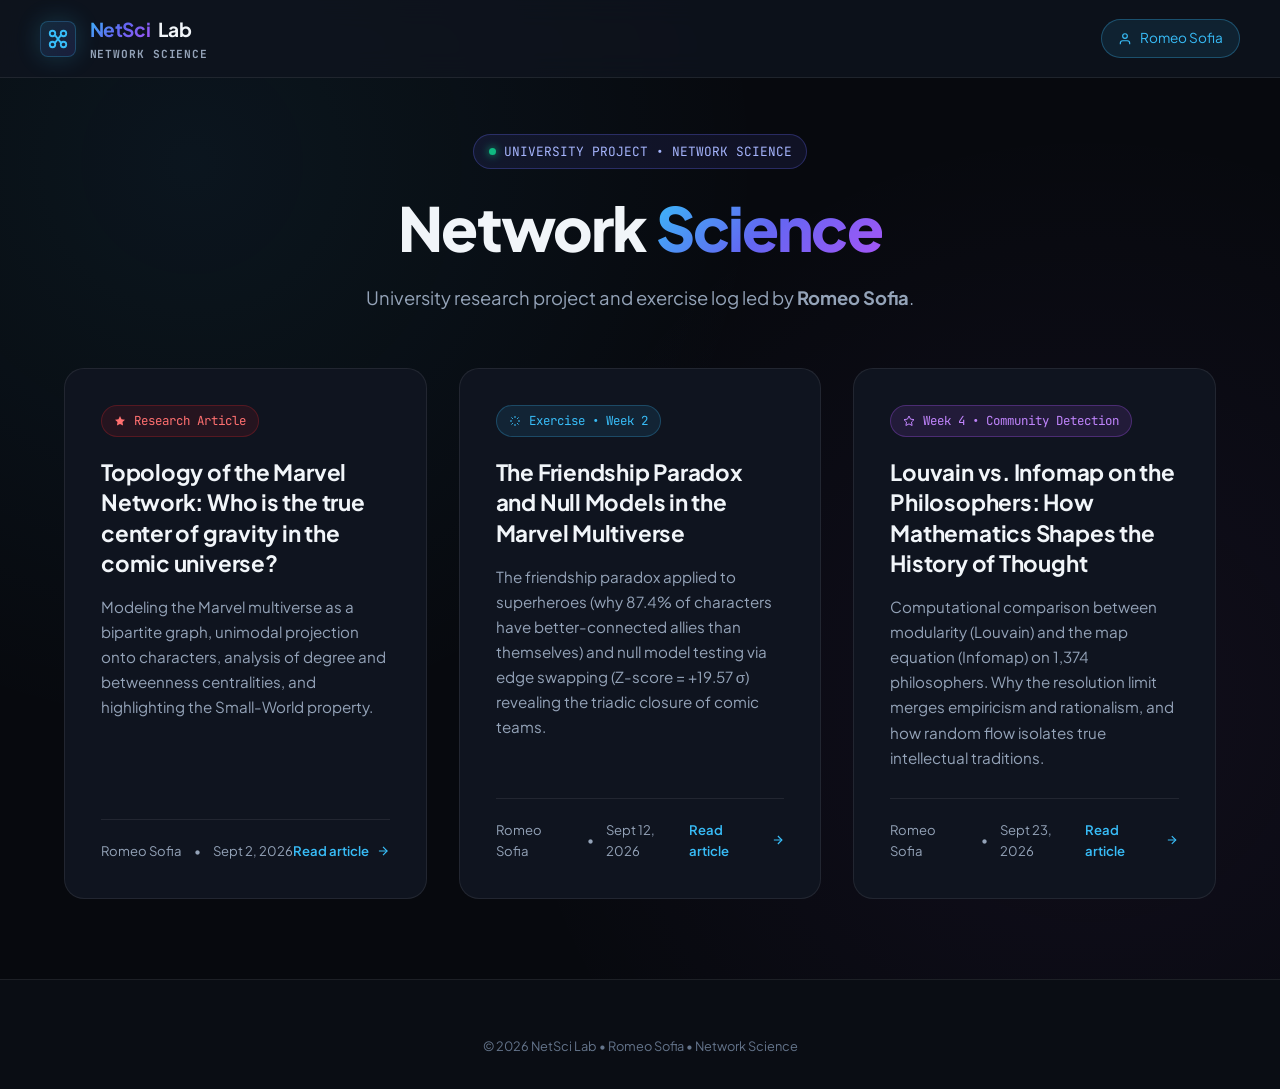
<file: index.html>
<!DOCTYPE html>
<html lang="en">
<head>
  <meta charset="UTF-8">
  <meta name="viewport" content="width=device-width, initial-scale=1.0">
  <title>NetSci Lab // Network Science</title>
  <meta name="description" content="Research log and projects in graph theory and network science - By Romeo Sofia">
  
  <!-- Polices Google Fonts (Plus Jakarta Sans & JetBrains Mono) -->
  <link rel="preconnect" href="https://fonts.googleapis.com">
  <link rel="preconnect" href="https://fonts.gstatic.com" crossorigin>
  <link href="https://fonts.googleapis.com/css2?family=JetBrains+Mono:wght@400;500;600&family=Plus+Jakarta+Sans:wght@300;400;500;600;700;800&display=swap" rel="stylesheet">
  
  <!-- Feuille de style principale -->
  <link rel="stylesheet" href="style.css">
</head>
<body>

  <!-- NAVIGATION -->
  <header class="navbar">
    <div class="nav-container">
      <a href="index.html" class="brand" aria-label="NetSci Lab Home">
        <div class="brand-icon">
          <svg width="22" height="22" viewBox="0 0 24 24" fill="none" stroke="currentColor" stroke-width="2" stroke-linecap="round" stroke-linejoin="round">
            <circle cx="6" cy="6" r="3"></circle>
            <circle cx="18" cy="6" r="3"></circle>
            <circle cx="18" cy="18" r="3"></circle>
            <circle cx="6" cy="18" r="3"></circle>
            <line x1="8.5" y1="7.5" x2="15.5" y2="16.5"></line>
            <line x1="8.5" y1="16.5" x2="15.5" y2="7.5"></line>
          </svg>
        </div>
        <div class="brand-meta">
          <div class="brand-title">
            <span>NetSci</span> Lab
          </div>
          <span class="univ-badge">Network Science</span>
        </div>
      </a>

      <nav aria-label="Navigation">
        <span class="btn-nav" style="cursor: default;">
          <svg width="14" height="14" viewBox="0 0 24 24" fill="none" stroke="currentColor" stroke-width="2">
            <path d="M20 21v-2a4 4 0 0 0-4-4H8a4 4 0 0 0-4 4v2"></path>
            <circle cx="12" cy="7" r="4"></circle>
          </svg>
          Romeo Sofia
        </span>
      </nav>
    </div>
  </header>

  <!-- SECTION HÉROÏQUE SIMPLIFIÉE -->
  <section class="hero" style="margin-top: 3.5rem; margin-bottom: 3.5rem;">
    <div class="hero-pill">
      <span class="hero-pill-dot"></span>
      UNIVERSITY PROJECT &bull; NETWORK SCIENCE
    </div>
    
    <h1 class="hero-title">
      Network <span class="gradient-text">Science</span>
    </h1>

    <p class="hero-subtitle" style="max-width: 580px;">
      University research project and exercise log led by <strong>Romeo Sofia</strong>.
    </p>
  </section>

  <!-- GRILLE DES ARTICLES -->
  <main class="articles-section">
    <div class="articles-grid">
      
      <!-- ARTICLE 1 : MARVEL -->
      <a href="marvel.html" class="article-card">
        <div class="article-card-badge marvel">
          <svg width="12" height="12" viewBox="0 0 24 24" fill="currentColor">
            <polygon points="12 2 15.09 8.26 22 9.27 17 14.14 18.18 21.02 12 17.77 5.82 21.02 7 14.14 2 9.27 8.91 8.26 12 2"></polygon>
          </svg>
          Research Article
        </div>

        <h2 class="article-card-title">
          Topology of the Marvel Network: Who is the true center of gravity in the comic universe?
        </h2>

        <p class="article-card-desc">
          Modeling the Marvel multiverse as a bipartite graph, unimodal projection onto characters, analysis of degree and betweenness centralities, and highlighting the Small-World property.
        </p>

        <div class="article-card-footer">
          <div class="article-card-meta">
            <span>Romeo Sofia</span>
            <span>&bull;</span>
            <span>Sept 2, 2026</span>
          </div>
          <span class="article-card-link">
            Read article
            <svg width="14" height="14" viewBox="0 0 24 24" fill="none" stroke="currentColor" stroke-width="2">
              <line x1="5" y1="12" x2="19" y2="12"></line>
              <polyline points="12 5 19 12 12 19"></polyline>
            </svg>
          </span>
        </div>
      </a>

      <!-- ARTICLE 2 : EXERCICE 2.11 -->
      <a href="exercice-2-11.html" class="article-card">
        <div class="article-card-badge">
          <svg width="12" height="12" viewBox="0 0 24 24" fill="none" stroke="currentColor" stroke-width="2">
            <path d="M12 2v4M12 18v4M4.93 4.93l2.83 2.83M16.24 16.24l2.83 2.83M2 12h4M18 12h4M4.93 19.07l2.83-2.83M16.24 7.76l2.83-2.83"></path>
          </svg>
          Exercise &bull; Week 2
        </div>

        <h2 class="article-card-title">
          The Friendship Paradox and Null Models in the Marvel Multiverse
        </h2>

        <p class="article-card-desc">
          The friendship paradox applied to superheroes (why 87.4% of characters have better-connected allies than themselves) and null model testing via edge swapping (Z-score = +19.57 &sigma;) revealing the triadic closure of comic teams.
        </p>

        <div class="article-card-footer">
          <div class="article-card-meta">
            <span>Romeo Sofia</span>
            <span>&bull;</span>
            <span>Sept 12, 2026</span>
          </div>
          <span class="article-card-link">
            Read article
            <svg width="14" height="14" viewBox="0 0 24 24" fill="none" stroke="currentColor" stroke-width="2">
              <line x1="5" y1="12" x2="19" y2="12"></line>
              <polyline points="12 5 19 12 12 19"></polyline>
            </svg>
          </span>
        </div>
      </a>

      <!-- ARTICLE 3 : SEMAINE 4 (LOUVAIN VS INFOMAP) -->
      <a href="blog_post_week4.html" class="article-card">
        <div class="article-card-badge" style="background: rgba(168, 85, 247, 0.12); border-color: rgba(168, 85, 247, 0.3); color: #c084fc;">
          <svg width="12" height="12" viewBox="0 0 24 24" fill="none" stroke="currentColor" stroke-width="2">
            <polygon points="12 2 15.09 8.26 22 9.27 17 14.14 18.18 21.02 12 17.77 5.82 21.02 7 14.14 2 9.27 8.91 8.26 12 2"></polygon>
          </svg>
          Week 4 &bull; Community Detection
        </div>

        <h2 class="article-card-title">
          Louvain vs. Infomap on the Philosophers: How Mathematics Shapes the History of Thought
        </h2>

        <p class="article-card-desc">
          Computational comparison between modularity (Louvain) and the map equation (Infomap) on 1,374 philosophers. Why the resolution limit merges empiricism and rationalism, and how random flow isolates true intellectual traditions.
        </p>

        <div class="article-card-footer">
          <div class="article-card-meta">
            <span>Romeo Sofia</span>
            <span>&bull;</span>
            <span>Sept 23, 2026</span>
          </div>
          <span class="article-card-link">
            Read article
            <svg width="14" height="14" viewBox="0 0 24 24" fill="none" stroke="currentColor" stroke-width="2">
              <line x1="5" y1="12" x2="19" y2="12"></line>
              <polyline points="12 5 19 12 12 19"></polyline>
            </svg>
          </span>
        </div>
      </a>

    </div>
  </main>

  <!-- PIED DE PAGE (FOOTER) -->
  <footer class="site-footer">
    <div class="footer-bottom" style="border-top: none; padding-top: 0; justify-content: center; text-align: center;">
      <p>&copy; 2026 NetSci Lab &bull; Romeo Sofia &bull; Network Science</p>
    </div>
  </footer>

</body>
</html>
</file>
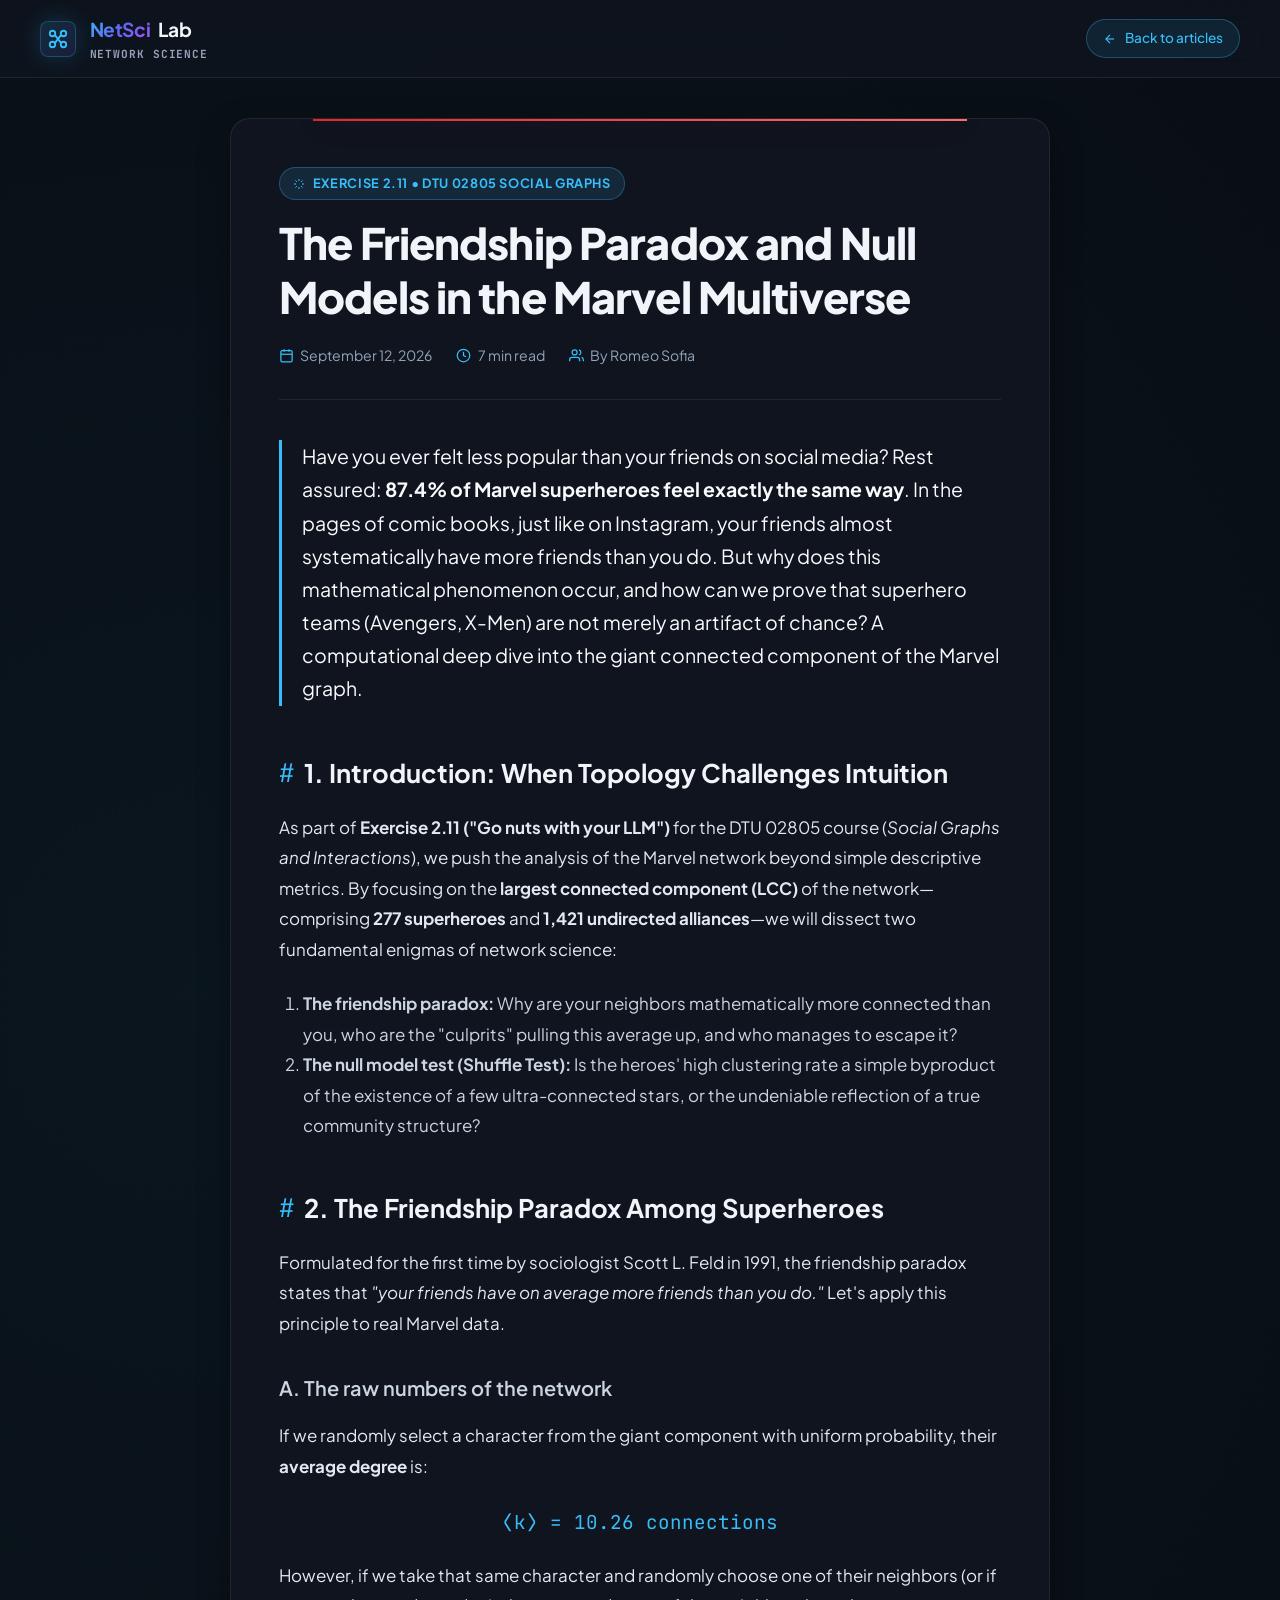
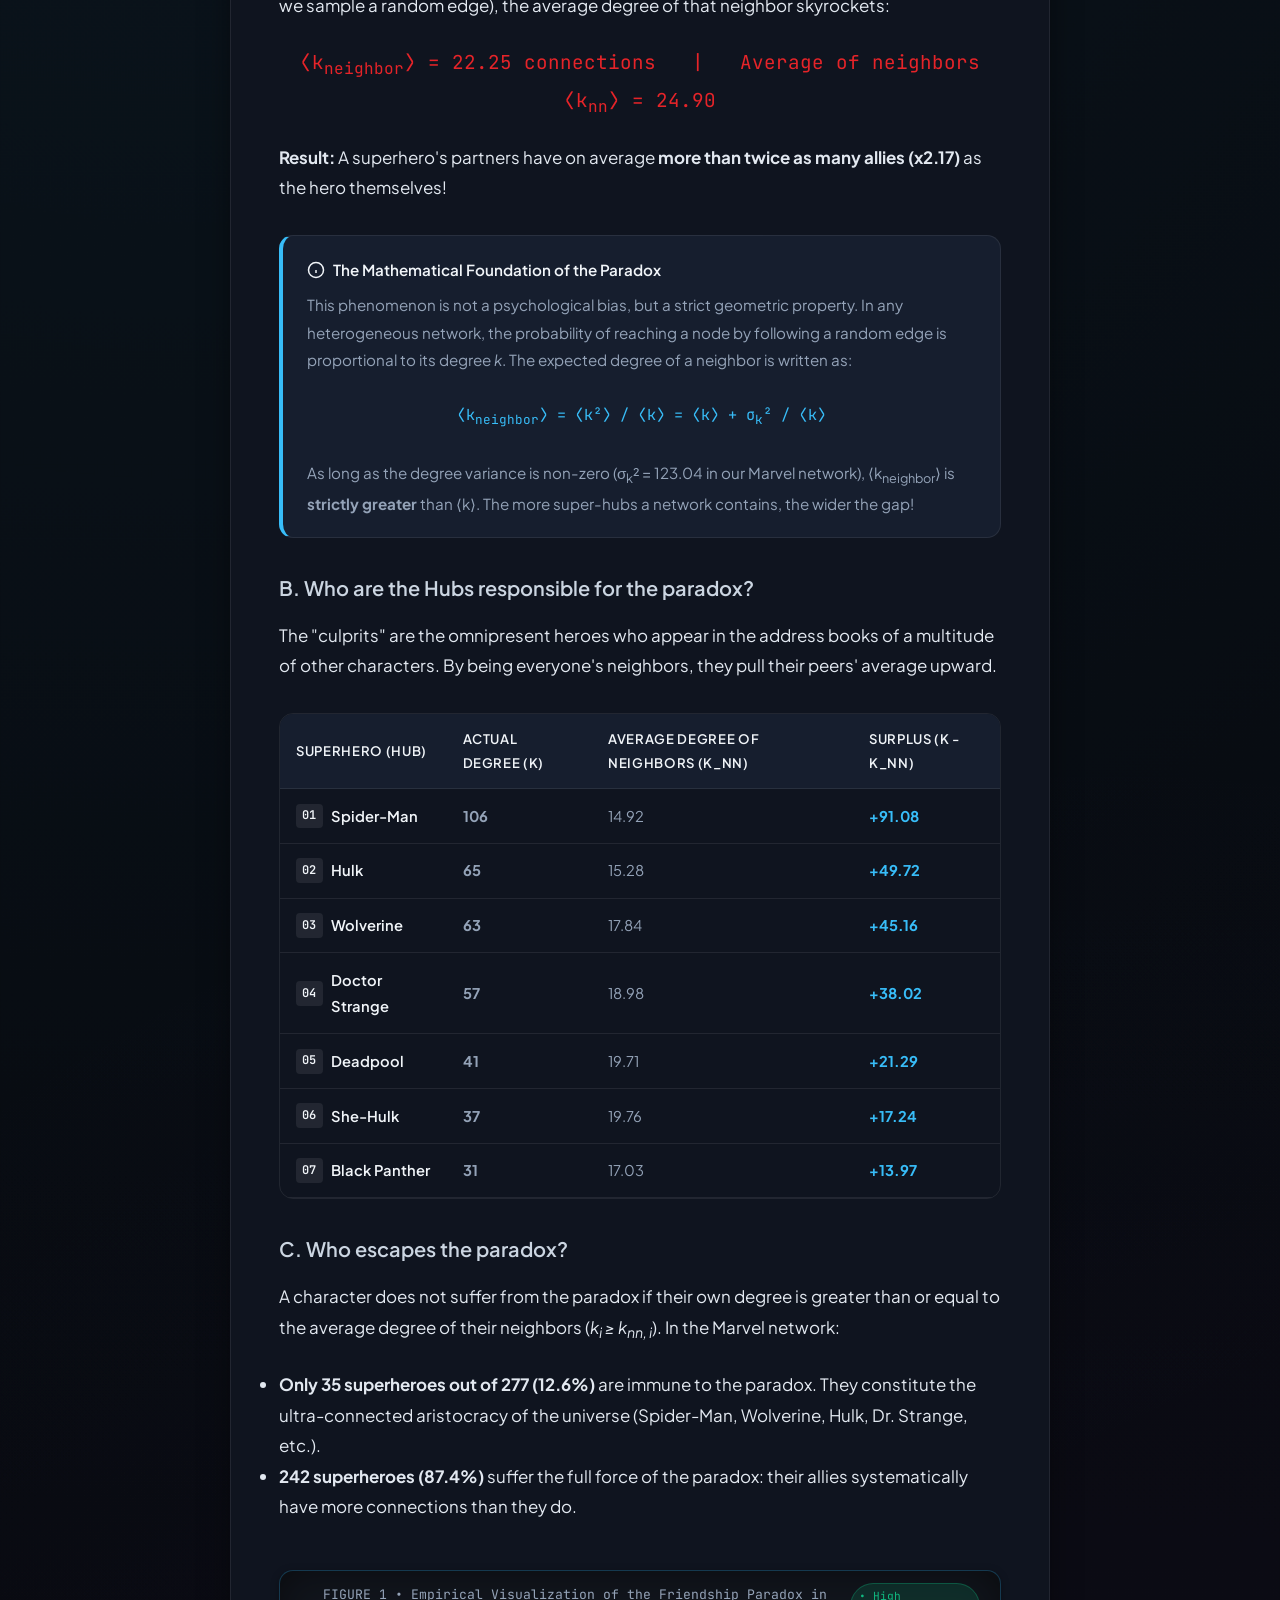
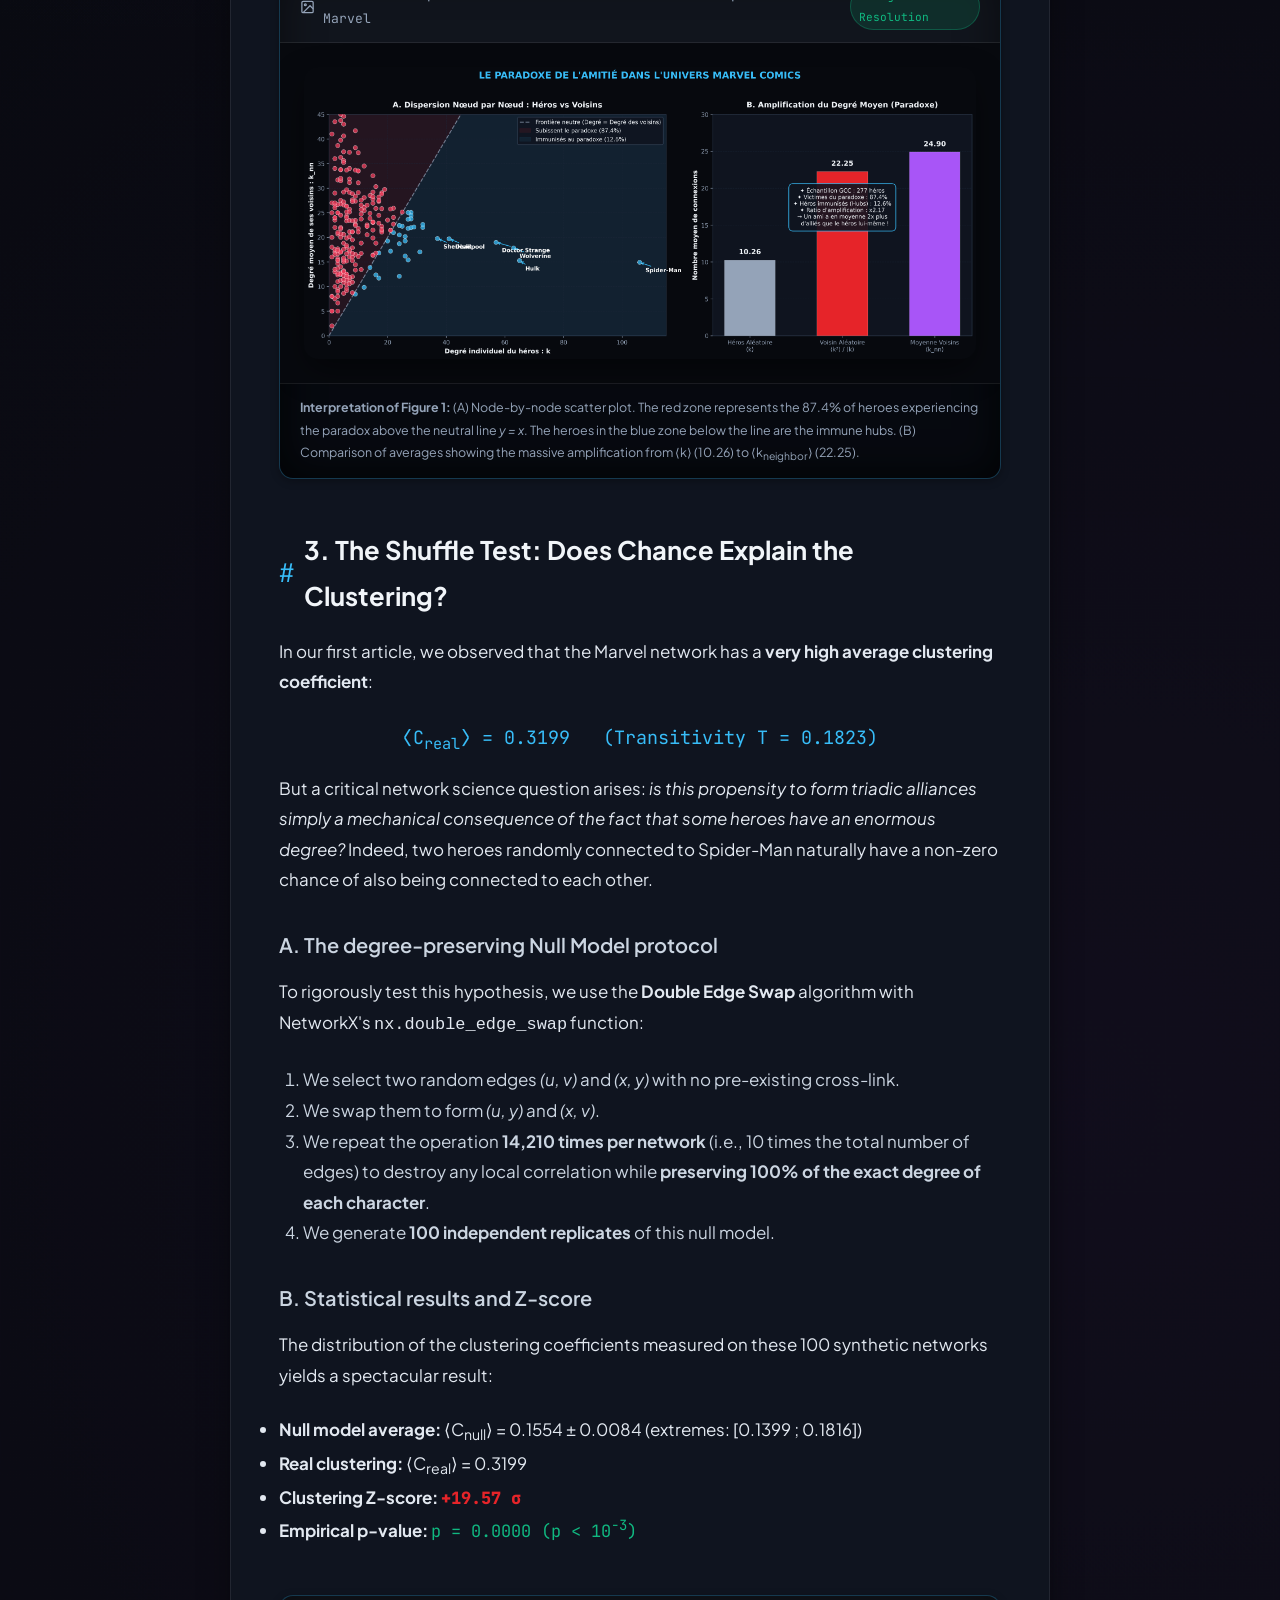
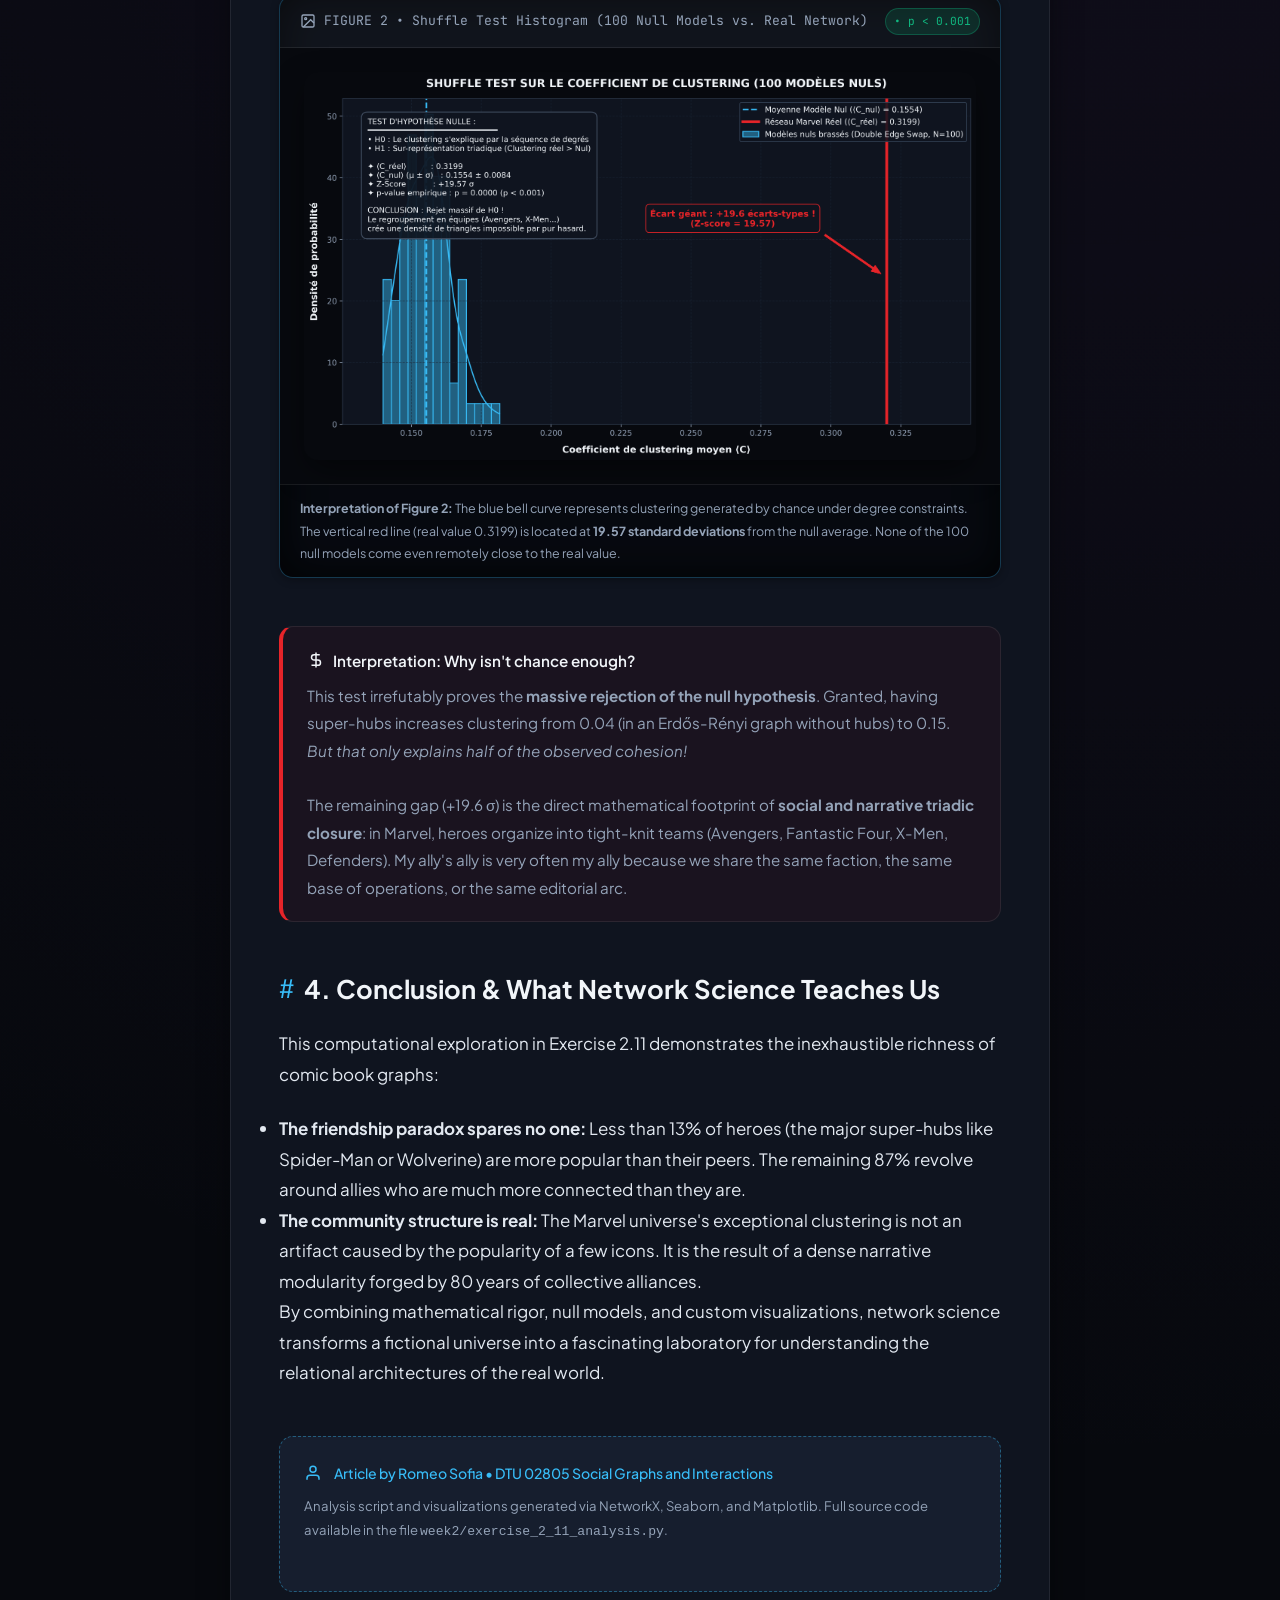
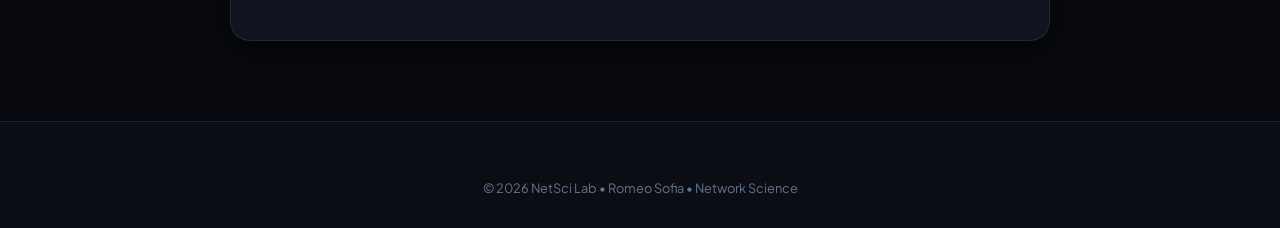
<file: exercice-2-11.html>
<!DOCTYPE html>
<html lang="en">
<head>
  <meta charset="UTF-8">
  <meta name="viewport" content="width=device-width, initial-scale=1.0">
  <title>The Friendship Paradox and Null Models in the Marvel Multiverse // NetSci Lab</title>
  <meta name="description" content="The Friendship Paradox and Null Models in the Marvel Comics network - By Romeo Sofia">
  
  <!-- Polices Google Fonts (Plus Jakarta Sans & JetBrains Mono) -->
  <link rel="preconnect" href="https://fonts.googleapis.com">
  <link rel="preconnect" href="https://fonts.gstatic.com" crossorigin>
  <link href="https://fonts.googleapis.com/css2?family=JetBrains+Mono:wght@400;500;600&family=Plus+Jakarta+Sans:wght@300;400;500;600;700;800&display=swap" rel="stylesheet">
  
  <!-- Feuille de style principale -->
  <link rel="stylesheet" href="style.css">
</head>
<body>

  <!-- Barre de progression de lecture -->
  <div id="reading-progress" aria-hidden="true"></div>

  <!-- NAVIGATION -->
  <header class="navbar">
    <div class="nav-container">
      <a href="index.html" class="brand" aria-label="NetSci Lab Home">
        <div class="brand-icon">
          <svg width="22" height="22" viewBox="0 0 24 24" fill="none" stroke="currentColor" stroke-width="2" stroke-linecap="round" stroke-linejoin="round">
            <circle cx="6" cy="6" r="3"></circle>
            <circle cx="18" cy="6" r="3"></circle>
            <circle cx="18" cy="18" r="3"></circle>
            <circle cx="6" cy="18" r="3"></circle>
            <line x1="8.5" y1="7.5" x2="15.5" y2="16.5"></line>
            <line x1="8.5" y1="16.5" x2="15.5" y2="7.5"></line>
          </svg>
        </div>
        <div class="brand-meta">
          <div class="brand-title">
            <span>NetSci</span> Lab
          </div>
          <span class="univ-badge">Network Science</span>
        </div>
      </a>

      <nav aria-label="Main Navigation">
        <ul class="nav-links">
          <li><a href="index.html" class="btn-nav">
            <svg width="14" height="14" viewBox="0 0 24 24" fill="none" stroke="currentColor" stroke-width="2">
              <line x1="19" y1="12" x2="5" y2="12"></line>
              <polyline points="12 19 5 12 12 5"></polyline>
            </svg>
            Back to articles
          </a></li>
        </ul>
      </nav>
    </div>
  </header>

  <!-- ZONE PRINCIPALE : ARTICLE -->
  <main class="main-layout" id="article" style="margin-top: 2.5rem;">
    <article class="article-container">
      
      <!-- En-tête de l'article -->
      <header class="article-header">
        <div class="article-category" style="background: rgba(56, 189, 248, 0.12); border-color: rgba(56, 189, 248, 0.3); color: #38bdf8;">
          <svg width="12" height="12" viewBox="0 0 24 24" fill="none" stroke="currentColor" stroke-width="2">
            <path d="M12 2v4M12 18v4M4.93 4.93l2.83 2.83M16.24 16.24l2.83 2.83M2 12h4M18 12h4M4.93 19.07l2.83-2.83M16.24 7.76l2.83-2.83"></path>
          </svg>
          Exercise 2.11 &bull; DTU 02805 Social Graphs
        </div>

        <h1 class="article-title">
          The Friendship Paradox and Null Models in the Marvel Multiverse
        </h1>

        <div class="article-meta">
          <div class="meta-item">
            <svg width="15" height="15" viewBox="0 0 24 24" fill="none" stroke="currentColor" stroke-width="2"><rect x="3" y="4" width="18" height="18" rx="2" ry="2"></rect><line x1="16" y1="2" x2="16" y2="6"></line><line x1="8" y1="2" x2="8" y2="6"></line><line x1="3" y1="10" x2="21" y2="10"></line></svg>
            <span>September 12, 2026</span>
          </div>
          <div class="meta-item">
            <svg width="15" height="15" viewBox="0 0 24 24" fill="none" stroke="currentColor" stroke-width="2"><circle cx="12" cy="12" r="10"></circle><polyline points="12 6 12 12 16 14"></polyline></svg>
            <span>7 min read</span>
          </div>
          <div class="meta-item">
            <svg width="15" height="15" viewBox="0 0 24 24" fill="none" stroke="currentColor" stroke-width="2"><path d="M17 21v-2a4 4 0 0 0-4-4H5a4 4 0 0 0-4 4v2"></path><circle cx="9" cy="7" r="4"></circle><path d="M23 21v-2a4 4 0 0 0-3-3.87"></path><path d="M16 3.13a4 4 0 0 1 0 7.75"></path></svg>
            <span>By Romeo Sofia</span>
          </div>
        </div>
      </header>

      <!-- Corps rédigé de l'article -->
      <div class="article-body">
        
        <p class="article-lead">
          Have you ever felt less popular than your friends on social media? Rest assured: <strong>87.4% of Marvel superheroes feel exactly the same way</strong>. In the pages of comic books, just like on Instagram, your friends almost systematically have more friends than you do. But why does this mathematical phenomenon occur, and how can we prove that superhero teams (Avengers, X-Men) are not merely an artifact of chance? A computational deep dive into the giant connected component of the Marvel graph.
        </p>

        <h2>1. Introduction: When Topology Challenges Intuition</h2>
        <p>
          As part of <strong>Exercise 2.11 ("Go nuts with your LLM")</strong> for the DTU 02805 course (<em>Social Graphs and Interactions</em>), we push the analysis of the Marvel network beyond simple descriptive metrics. By focusing on the <strong>largest connected component (LCC)</strong> of the network—comprising <strong>277 superheroes</strong> and <strong>1,421 undirected alliances</strong>—we will dissect two fundamental enigmas of network science:
        </p>
        <ol style="margin-left: 1.5rem; margin-bottom: 1.5rem; color: #cbd5e1;">
          <li><strong>The friendship paradox:</strong> Why are your neighbors mathematically more connected than you, who are the "culprits" pulling this average up, and who manages to escape it?</li>
          <li><strong>The null model test (Shuffle Test):</strong> Is the heroes' high clustering rate a simple byproduct of the existence of a few ultra-connected stars, or the undeniable reflection of a true community structure?</li>
        </ol>

        <h2>2. The Friendship Paradox Among Superheroes</h2>
        <p>
          Formulated for the first time by sociologist Scott L. Feld in 1991, the friendship paradox states that <em>"your friends have on average more friends than you do."</em> Let's apply this principle to real Marvel data.
        </p>

        <h3>A. The raw numbers of the network</h3>
        <p>
          If we randomly select a character from the giant component with uniform probability, their <strong>average degree</strong> is:
        </p>
        <p style="text-align: center; font-family: var(--font-mono); font-size: 1.2rem; color: var(--primary-cyan); margin: 1.25rem 0;">
          &lang;k&rang; = 10.26 connections
        </p>
        <p>
          However, if we take that same character and randomly choose one of their neighbors (or if we sample a random edge), the average degree of that neighbor skyrockets:
        </p>
        <p style="text-align: center; font-family: var(--font-mono); font-size: 1.2rem; color: var(--marvel-red); margin: 1.25rem 0;">
          &lang;k<sub>neighbor</sub>&rang; = 22.25 connections &nbsp;&nbsp;|&nbsp;&nbsp; Average of neighbors &lang;k<sub>nn</sub>&rang; = 24.90
        </p>
        <p>
          <strong>Result:</strong> A superhero's partners have on average <strong>more than twice as many allies (x2.17)</strong> as the hero themselves!
        </p>

        <div class="callout">
          <div class="callout-header">
            <svg width="18" height="18" viewBox="0 0 24 24" fill="none" stroke="currentColor" stroke-width="2"><circle cx="12" cy="12" r="10"></circle><line x1="12" y1="16" x2="12" y2="12"></line><line x1="12" y1="8" x2="12.01" y2="8"></line></svg>
            The Mathematical Foundation of the Paradox
          </div>
          <p>
            This phenomenon is not a psychological bias, but a strict geometric property. In any heterogeneous network, the probability of reaching a node by following a random edge is proportional to its degree <em>k</em>. The expected degree of a neighbor is written as:
            <br><br>
            <span style="font-family: var(--font-mono); color: var(--primary-cyan); display: block; text-align: center;">
              &lang;k<sub>neighbor</sub>&rang; = &lang;k&sup2;&rang; / &lang;k&rang; = &lang;k&rang; + &sigma;<sub>k</sub>&sup2; / &lang;k&rang;
            </span>
            <br>
            As long as the degree variance is non-zero (&sigma;<sub>k</sub>&sup2; = 123.04 in our Marvel network), &lang;k<sub>neighbor</sub>&rang; is <strong>strictly greater</strong> than &lang;k&rang;. The more super-hubs a network contains, the wider the gap!
          </p>
        </div>

        <h3>B. Who are the Hubs responsible for the paradox?</h3>
        <p>
          The "culprits" are the omnipresent heroes who appear in the address books of a multitude of other characters. By being everyone's neighbors, they pull their peers' average upward.
        </p>

        <div class="data-table-wrapper">
          <table class="network-table">
            <thead>
              <tr>
                <th>Superhero (Hub)</th>
                <th>Actual Degree (k)</th>
                <th>Average Degree of Neighbors (k_nn)</th>
                <th>Surplus (k - k_nn)</th>
              </tr>
            </thead>
            <tbody>
              <tr>
                <td><span class="char-cell"><span class="rank-badge">01</span> Spider-Man</span></td>
                <td><strong>106</strong></td>
                <td>14.92</td>
                <td style="color: #38bdf8; font-weight: 700;">+91.08</td>
              </tr>
              <tr>
                <td><span class="char-cell"><span class="rank-badge">02</span> Hulk</span></td>
                <td><strong>65</strong></td>
                <td>15.28</td>
                <td style="color: #38bdf8; font-weight: 700;">+49.72</td>
              </tr>
              <tr>
                <td><span class="char-cell"><span class="rank-badge">03</span> Wolverine</span></td>
                <td><strong>63</strong></td>
                <td>17.84</td>
                <td style="color: #38bdf8; font-weight: 700;">+45.16</td>
              </tr>
              <tr>
                <td><span class="char-cell"><span class="rank-badge">04</span> Doctor Strange</span></td>
                <td><strong>57</strong></td>
                <td>18.98</td>
                <td style="color: #38bdf8; font-weight: 700;">+38.02</td>
              </tr>
              <tr>
                <td><span class="char-cell"><span class="rank-badge">05</span> Deadpool</span></td>
                <td><strong>41</strong></td>
                <td>19.71</td>
                <td style="color: #38bdf8; font-weight: 700;">+21.29</td>
              </tr>
              <tr>
                <td><span class="char-cell"><span class="rank-badge">06</span> She-Hulk</span></td>
                <td><strong>37</strong></td>
                <td>19.76</td>
                <td style="color: #38bdf8; font-weight: 700;">+17.24</td>
              </tr>
              <tr>
                <td><span class="char-cell"><span class="rank-badge">07</span> Black Panther</span></td>
                <td><strong>31</strong></td>
                <td>17.03</td>
                <td style="color: #38bdf8; font-weight: 700;">+13.97</td>
              </tr>
            </tbody>
          </table>
        </div>

        <h3>C. Who escapes the paradox?</h3>
        <p>
          A character does not suffer from the paradox if their own degree is greater than or equal to the average degree of their neighbors (<em>k<sub>i</sub> &ge; k<sub>nn, i</sub></em>). In the Marvel network:
        </p>
        <ul>
          <li><strong>Only 35 superheroes out of 277 (12.6%)</strong> are immune to the paradox. They constitute the ultra-connected aristocracy of the universe (Spider-Man, Wolverine, Hulk, Dr. Strange, etc.).</li>
          <li><strong>242 superheroes (87.4%)</strong> suffer the full force of the paradox: their allies systematically have more connections than they do.</li>
        </ul>

        <!-- EMPLACEMENT GRAPHIQUE 1 -->
        <div class="graph-preview-card" style="margin: 3rem 0;">
          <div class="graph-card-header">
            <div class="graph-card-title">
              <svg width="16" height="16" viewBox="0 0 24 24" fill="none" stroke="currentColor" stroke-width="2"><rect x="3" y="3" width="18" height="18" rx="2" ry="2"></rect><circle cx="8.5" cy="8.5" r="1.5"></circle><polyline points="21 15 16 10 5 21"></polyline></svg>
              FIGURE 1 &bull; Empirical Visualization of the Friendship Paradox in Marvel
            </div>
            <span class="graph-badge-live">&bull; High Resolution</span>
          </div>
          <div style="padding: 1.5rem; text-align: center; background: #07090e;">
            <img src="friendship_paradox.png" alt="Graph of the Friendship Paradox in Marvel" style="border-radius: var(--radius-md); margin: 0 auto; box-shadow: var(--shadow-lg);">
          </div>
          <div class="graph-legend">
            <span><strong>Interpretation of Figure 1:</strong> (A) Node-by-node scatter plot. The red zone represents the 87.4% of heroes experiencing the paradox above the neutral line <em>y = x</em>. The heroes in the blue zone below the line are the immune hubs. (B) Comparison of averages showing the massive amplification from &lang;k&rang; (10.26) to &lang;k<sub>neighbor</sub>&rang; (22.25).</span>
          </div>
        </div>

        <h2>3. The Shuffle Test: Does Chance Explain the Clustering?</h2>
        <p>
          In our first article, we observed that the Marvel network has a <strong>very high average clustering coefficient</strong>:
        </p>
        <p style="text-align: center; font-family: var(--font-mono); font-size: 1.15rem; color: var(--primary-cyan); margin: 1rem 0;">
          &lang;C<sub>real</sub>&rang; = 0.3199 &nbsp;&nbsp;(Transitivity T = 0.1823)
        </p>
        <p>
          But a critical network science question arises: <em>is this propensity to form triadic alliances simply a mechanical consequence of the fact that some heroes have an enormous degree?</em> Indeed, two heroes randomly connected to Spider-Man naturally have a non-zero chance of also being connected to each other.
        </p>

        <h3>A. The degree-preserving Null Model protocol</h3>
        <p>
          To rigorously test this hypothesis, we use the <strong>Double Edge Swap</strong> algorithm with NetworkX's <code>nx.double_edge_swap</code> function:
        </p>
        <ol style="margin-left: 1.5rem; margin-bottom: 1.5rem; color: #cbd5e1;">
          <li>We select two random edges <em>(u, v)</em> and <em>(x, y)</em> with no pre-existing cross-link.</li>
          <li>We swap them to form <em>(u, y)</em> and <em>(x, v)</em>.</li>
          <li>We repeat the operation <strong>14,210 times per network</strong> (i.e., 10 times the total number of edges) to destroy any local correlation while <strong>preserving 100% of the exact degree of each character</strong>.</li>
          <li>We generate <strong>100 independent replicates</strong> of this null model.</li>
        </ol>

        <h3>B. Statistical results and Z-score</h3>
        <p>
          The distribution of the clustering coefficients measured on these 100 synthetic networks yields a spectacular result:
        </p>
        <ul>
          <li><strong>Null model average:</strong> &lang;C<sub>null</sub>&rang; = 0.1554 &plusmn; 0.0084 (extremes: [0.1399 ; 0.1816])</li>
          <li><strong>Real clustering:</strong> &lang;C<sub>real</sub>&rang; = 0.3199</li>
          <li><strong>Clustering Z-score:</strong> <span style="color: var(--marvel-red); font-weight: 800; font-family: var(--font-mono);">+19.57 &sigma;</span></li>
          <li><strong>Empirical p-value:</strong> <span style="font-family: var(--font-mono); color: var(--accent-emerald);">p = 0.0000 (p &lt; 10<sup>-3</sup>)</span></li>
        </ul>

        <!-- EMPLACEMENT GRAPHIQUE 2 -->
        <div class="graph-preview-card" style="margin: 3rem 0;">
          <div class="graph-card-header">
            <div class="graph-card-title">
              <svg width="16" height="16" viewBox="0 0 24 24" fill="none" stroke="currentColor" stroke-width="2"><rect x="3" y="3" width="18" height="18" rx="2" ry="2"></rect><circle cx="8.5" cy="8.5" r="1.5"></circle><polyline points="21 15 16 10 5 21"></polyline></svg>
              FIGURE 2 &bull; Shuffle Test Histogram (100 Null Models vs. Real Network)
            </div>
            <span class="graph-badge-live">&bull; p &lt; 0.001</span>
          </div>
          <div style="padding: 1.5rem; text-align: center; background: #07090e;">
            <img src="null_model_clustering_shuffle.png" alt="Shuffle Test Distribution on Clustering" style="border-radius: var(--radius-md); margin: 0 auto; box-shadow: var(--shadow-lg);">
          </div>
          <div class="graph-legend">
            <span><strong>Interpretation of Figure 2:</strong> The blue bell curve represents clustering generated by chance under degree constraints. The vertical red line (real value 0.3199) is located at <strong>19.57 standard deviations</strong> from the null average. None of the 100 null models come even remotely close to the real value.</span>
          </div>
        </div>

        <div class="callout callout-marvel">
          <div class="callout-header">
            <svg width="18" height="18" viewBox="0 0 24 24" fill="none" stroke="currentColor" stroke-width="2"><path d="M12 2v20"></path><path d="M17 5H9.5a3.5 3.5 0 0 0 0 7h5a3.5 3.5 0 0 1 0 7H6"></path></svg>
            Interpretation: Why isn't chance enough?
          </div>
          <p>
            This test irrefutably proves the <strong>massive rejection of the null hypothesis</strong>. Granted, having super-hubs increases clustering from 0.04 (in an Erdős-Rényi graph without hubs) to 0.15. <em>But that only explains half of the observed cohesion!</em>
            <br><br>
            The remaining gap (+19.6 &sigma;) is the direct mathematical footprint of <strong>social and narrative triadic closure</strong>: in Marvel, heroes organize into tight-knit teams (Avengers, Fantastic Four, X-Men, Defenders). My ally's ally is very often my ally because we share the same faction, the same base of operations, or the same editorial arc.
          </p>
        </div>

        <h2>4. Conclusion &amp; What Network Science Teaches Us</h2>
        <p>
          This computational exploration in Exercise 2.11 demonstrates the inexhaustible richness of comic book graphs:
        </p>
        <ul>
          <li><strong>The friendship paradox spares no one:</strong> Less than 13% of heroes (the major super-hubs like Spider-Man or Wolverine) are more popular than their peers. The remaining 87% revolve around allies who are much more connected than they are.</li>
          <li><strong>The community structure is real:</strong> The Marvel universe's exceptional clustering is not an artifact caused by the popularity of a few icons. It is the result of a dense narrative modularity forged by 80 years of collective alliances.</li>
        </ul>
        <p>
          By combining mathematical rigor, null models, and custom visualizations, network science transforms a fictional universe into a fascinating laboratory for understanding the relational architectures of the real world.
        </p>

        <!-- Signature et scripts de l'auteur -->
        <div class="article-footer-box">
          <div class="edit-notice">
            <svg width="18" height="18" viewBox="0 0 24 24" fill="none" stroke="currentColor" stroke-width="2"><path d="M20 21v-2a4 4 0 0 0-4-4H8a4 4 0 0 0-4 4v2"></path><circle cx="12" cy="7" r="4"></circle></svg>
            Article by Romeo Sofia &bull; DTU 02805 Social Graphs and Interactions
          </div>
          <p class="edit-hint">
            Analysis script and visualizations generated via NetworkX, Seaborn, and Matplotlib. Full source code available in the file <code>week2/exercise_2_11_analysis.py</code>.
          </p>
        </div>

      </div>
    </article>
  </main>

  <!-- PIED DE PAGE (FOOTER) -->
  <footer class="site-footer">
    <div class="footer-bottom" style="border-top: none; padding-top: 0; justify-content: center; text-align: center;">
      <p>&copy; 2026 NetSci Lab &bull; Romeo Sofia &bull; Network Science</p>
    </div>
  </footer>

  <!-- Script interactif léger pour la barre de lecture -->
  <script>
    window.addEventListener('scroll', () => {
      const winScroll = document.body.scrollTop || document.documentElement.scrollTop;
      const height = document.documentElement.scrollHeight - document.documentElement.clientHeight;
      const scrolled = (winScroll / height) * 100;
      const progressBar = document.getElementById('reading-progress');
      if (progressBar) {
        progressBar.style.width = scrolled + '%';
      }
    });
  </script>
</body>
</html>
</file>
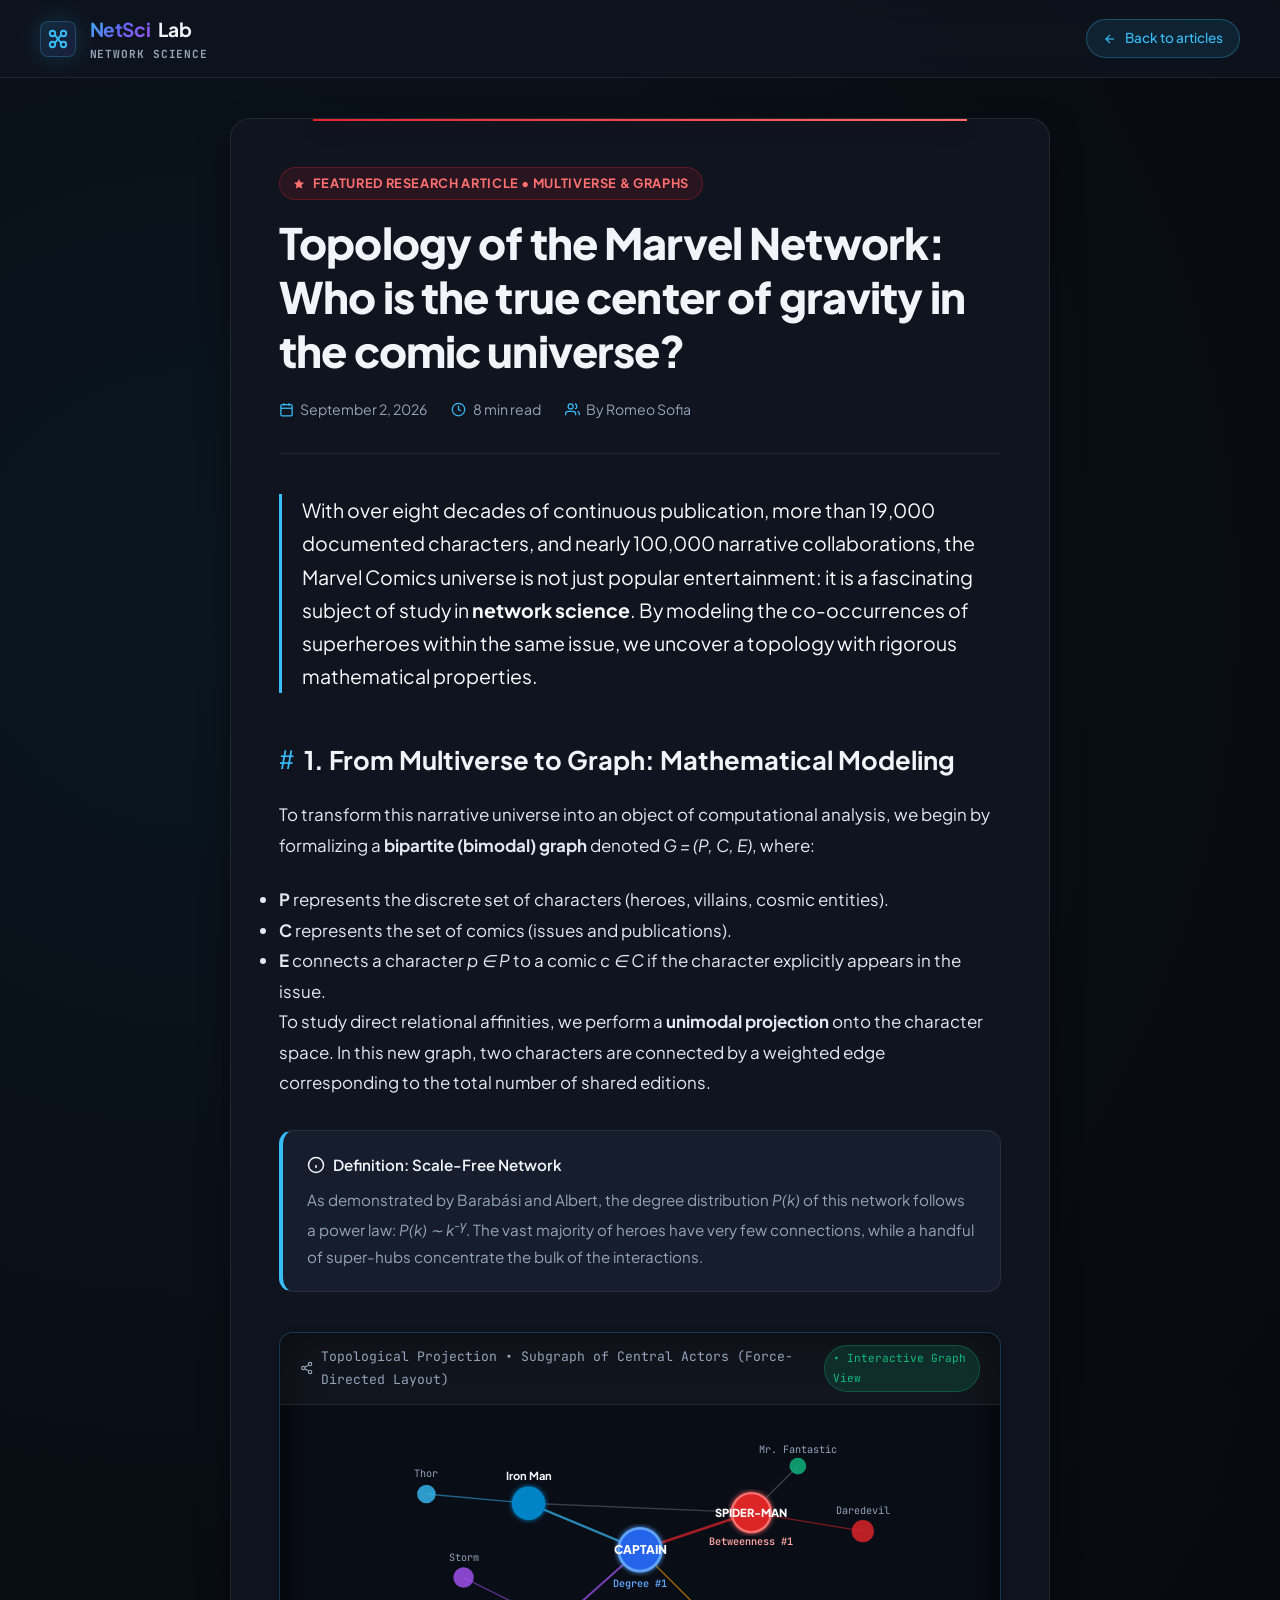
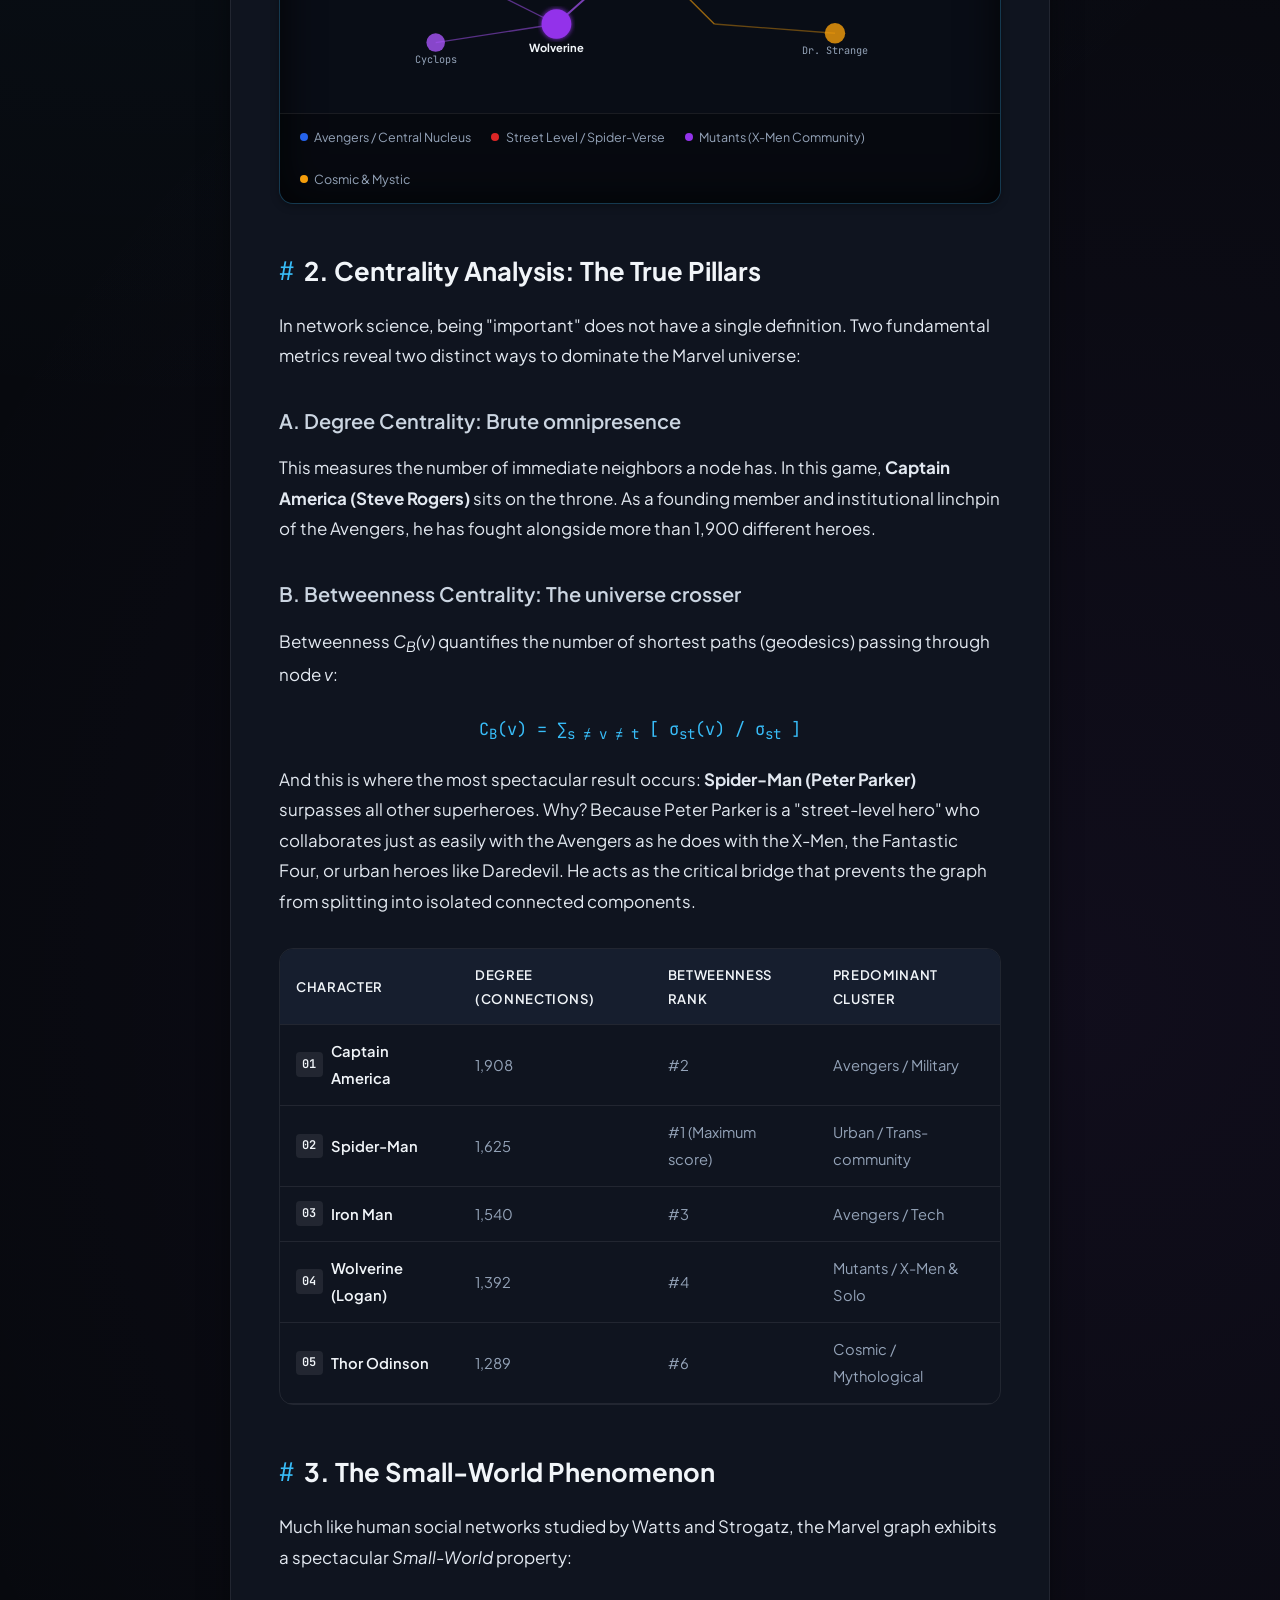
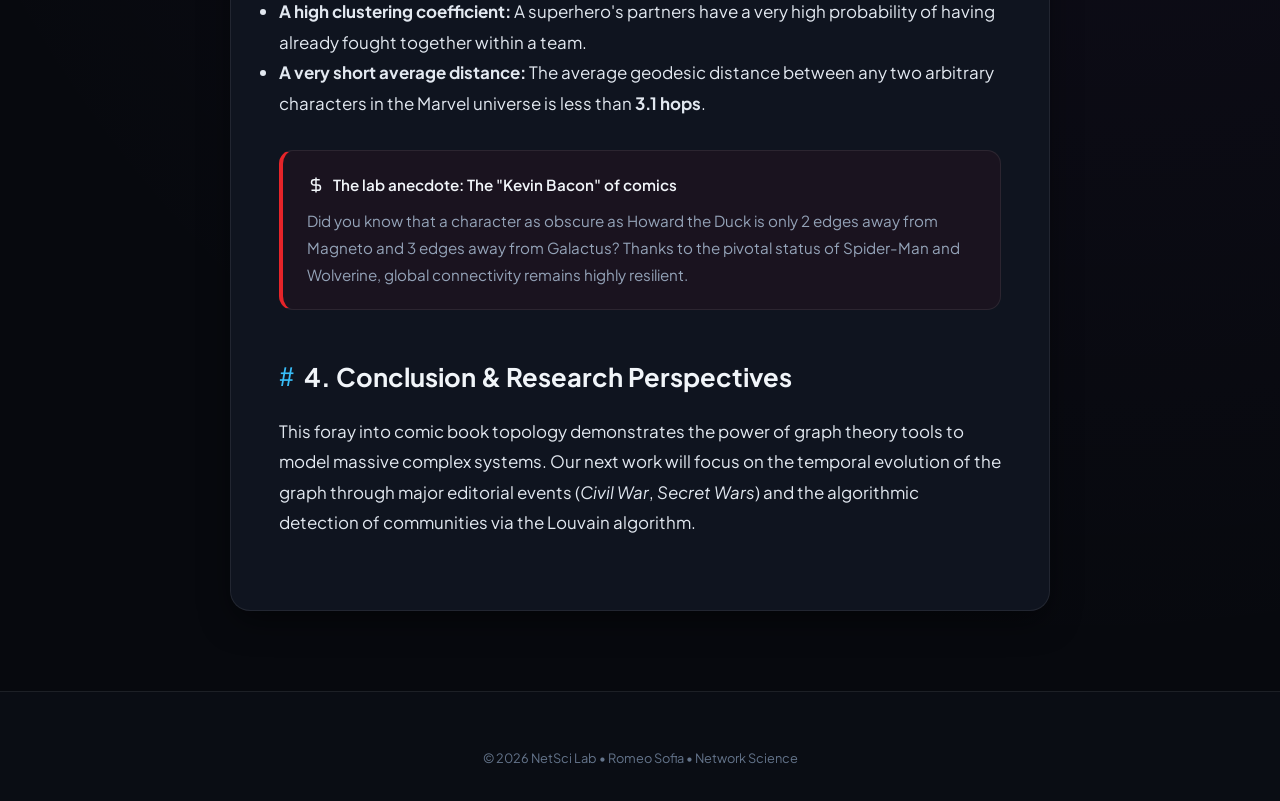
<file: marvel.html>
<!DOCTYPE html>
<html lang="en">
<head>
  <meta charset="UTF-8">
  <meta name="viewport" content="width=device-width, initial-scale=1.0">
  <title>Topology of the Marvel Network // NetSci Lab</title>
  <meta name="description" content="Topology of the Marvel Network: Who is the true center of gravity in the comic universe? - By Romeo Sofia">
  
  <!-- Polices Google Fonts (Plus Jakarta Sans & JetBrains Mono) -->
  <link rel="preconnect" href="https://fonts.googleapis.com">
  <link rel="preconnect" href="https://fonts.gstatic.com" crossorigin>
  <link href="https://fonts.googleapis.com/css2?family=JetBrains+Mono:wght@400;500;600&family=Plus+Jakarta+Sans:wght@300;400;500;600;700;800&display=swap" rel="stylesheet">
  
  <!-- Feuille de style principale -->
  <link rel="stylesheet" href="style.css">
</head>
<body>

  <!-- Barre de progression de lecture -->
  <div id="reading-progress" aria-hidden="true"></div>

  <!-- NAVIGATION -->
  <header class="navbar">
    <div class="nav-container">
      <a href="index.html" class="brand" aria-label="NetSci Lab Home">
        <div class="brand-icon">
          <svg width="22" height="22" viewBox="0 0 24 24" fill="none" stroke="currentColor" stroke-width="2" stroke-linecap="round" stroke-linejoin="round">
            <circle cx="6" cy="6" r="3"></circle>
            <circle cx="18" cy="6" r="3"></circle>
            <circle cx="18" cy="18" r="3"></circle>
            <circle cx="6" cy="18" r="3"></circle>
            <line x1="8.5" y1="7.5" x2="15.5" y2="16.5"></line>
            <line x1="8.5" y1="16.5" x2="15.5" y2="7.5"></line>
          </svg>
        </div>
        <div class="brand-meta">
          <div class="brand-title">
            <span>NetSci</span> Lab
          </div>
          <span class="univ-badge">Network Science</span>
        </div>
      </a>

      <nav aria-label="Main Navigation">
        <ul class="nav-links">
          <li><a href="index.html" class="btn-nav">
            <svg width="14" height="14" viewBox="0 0 24 24" fill="none" stroke="currentColor" stroke-width="2">
              <line x1="19" y1="12" x2="5" y2="12"></line>
              <polyline points="12 19 5 12 12 5"></polyline>
            </svg>
            Back to articles
          </a></li>
        </ul>
      </nav>
    </div>
  </header>

  <!-- ZONE PRINCIPALE : ARTICLE DE FOND -->
  <main class="main-layout" id="article" style="margin-top: 2.5rem;">
    <article class="article-container">
      
      <!-- En-tête de l'article -->
      <header class="article-header">
        <div class="article-category">
          <svg width="12" height="12" viewBox="0 0 24 24" fill="currentColor">
            <polygon points="12 2 15.09 8.26 22 9.27 17 14.14 18.18 21.02 12 17.77 5.82 21.02 7 14.14 2 9.27 8.91 8.26 12 2"></polygon>
          </svg>
          Featured Research Article &bull; Multiverse &amp; Graphs
        </div>

        <h1 class="article-title">
          Topology of the Marvel Network: Who is the true center of gravity in the comic universe?
        </h1>

        <div class="article-meta">
          <div class="meta-item">
            <svg width="15" height="15" viewBox="0 0 24 24" fill="none" stroke="currentColor" stroke-width="2"><rect x="3" y="4" width="18" height="18" rx="2" ry="2"></rect><line x1="16" y1="2" x2="16" y2="6"></line><line x1="8" y1="2" x2="8" y2="6"></line><line x1="3" y1="10" x2="21" y2="10"></line></svg>
            <span>September 2, 2026</span>
          </div>
          <div class="meta-item">
            <svg width="15" height="15" viewBox="0 0 24 24" fill="none" stroke="currentColor" stroke-width="2"><circle cx="12" cy="12" r="10"></circle><polyline points="12 6 12 12 16 14"></polyline></svg>
            <span>8 min read</span>
          </div>
          <div class="meta-item">
            <svg width="15" height="15" viewBox="0 0 24 24" fill="none" stroke="currentColor" stroke-width="2"><path d="M17 21v-2a4 4 0 0 0-4-4H5a4 4 0 0 0-4 4v2"></path><circle cx="9" cy="7" r="4"></circle><path d="M23 21v-2a4 4 0 0 0-3-3.87"></path><path d="M16 3.13a4 4 0 0 1 0 7.75"></path></svg>
            <span>By Romeo Sofia</span>
          </div>
        </div>
      </header>

      <!-- Corps rédigé de l'article -->
      <div class="article-body">
        
        <p class="article-lead">
          With over eight decades of continuous publication, more than 19,000 documented characters, and nearly 100,000 narrative collaborations, the Marvel Comics universe is not just popular entertainment: it is a fascinating subject of study in <strong>network science</strong>. By modeling the co-occurrences of superheroes within the same issue, we uncover a topology with rigorous mathematical properties.
        </p>

        <h2>1. From Multiverse to Graph: Mathematical Modeling</h2>
        <p>
          To transform this narrative universe into an object of computational analysis, we begin by formalizing a <strong>bipartite (bimodal) graph</strong> denoted <em>G = (P, C, E)</em>, where:
        </p>
        <ul>
          <li><strong>P</strong> represents the discrete set of characters (heroes, villains, cosmic entities).</li>
          <li><strong>C</strong> represents the set of comics (issues and publications).</li>
          <li><strong>E</strong> connects a character <em>p &isin; P</em> to a comic <em>c &isin; C</em> if the character explicitly appears in the issue.</li>
        </ul>
        <p>
          To study direct relational affinities, we perform a <strong>unimodal projection</strong> onto the character space. In this new graph, two characters are connected by a weighted edge corresponding to the total number of shared editions.
        </p>

        <div class="callout">
          <div class="callout-header">
            <svg width="18" height="18" viewBox="0 0 24 24" fill="none" stroke="currentColor" stroke-width="2"><circle cx="12" cy="12" r="10"></circle><line x1="12" y1="16" x2="12" y2="12"></line><line x1="12" y1="8" x2="12.01" y2="8"></line></svg>
            Definition: Scale-Free Network
          </div>
          <p>
            As demonstrated by Barabási and Albert, the degree distribution <em>P(k)</em> of this network follows a power law: <em>P(k) &sim; k<sup>-&gamma;</sup></em>. The vast majority of heroes have very few connections, while a handful of super-hubs concentrate the bulk of the interactions.
          </p>
        </div>

        <!-- MODULE VISUEL DU GRAPHE INTERACTIF -->
        <div class="graph-preview-card" id="methodology">
          <div class="graph-card-header">
            <div class="graph-card-title">
              <svg width="16" height="16" viewBox="0 0 24 24" fill="none" stroke="currentColor" stroke-width="2"><circle cx="18" cy="5" r="3"></circle><circle cx="6" cy="12" r="3"></circle><circle cx="18" cy="19" r="3"></circle><line x1="8.59" y1="13.51" x2="15.42" y2="17.49"></line><line x1="15.41" y1="6.51" x2="8.59" y2="10.49"></line></svg>
              Topological Projection &bull; Subgraph of Central Actors (Force-Directed Layout)
            </div>
            <div class="graph-card-actions">
              <span class="graph-badge-live">&bull; Interactive Graph View</span>
            </div>
          </div>

          <div class="graph-canvas-mockup">
            <!-- Schéma vectoriel illustrant les nœuds centraux et leurs liens -->
            <svg class="graph-svg" viewBox="0 0 700 280">
              <defs>
                <linearGradient id="edgeGrad" x1="0%" y1="0%" x2="100%" y2="100%">
                  <stop offset="0%" stop-color="#38bdf8" stop-opacity="0.6"/>
                  <stop offset="100%" stop-color="#a855f7" stop-opacity="0.6"/>
                </linearGradient>
                <filter id="glow">
                  <feGaussianBlur stdDeviation="3" result="coloredBlur"/>
                  <feMerge>
                    <feMergeNode in="coloredBlur"/>
                    <feMergeNode in="SourceGraphic"/>
                  </feMerge>
                </filter>
              </defs>

              <!-- Arêtes du graphe -->
              <g stroke="rgba(255, 255, 255, 0.12)" stroke-width="1.5">
                <!-- Liens Capitaine / Iron Man / Spider-Man -->
                <line x1="350" y1="130" x2="230" y2="80" stroke="#38bdf8" stroke-width="2.5" stroke-opacity="0.7"/>
                <line x1="350" y1="130" x2="470" y2="90" stroke="#e62429" stroke-width="2.8" stroke-opacity="0.7"/>
                <line x1="230" y1="80" x2="470" y2="90" stroke="rgba(255,255,255,0.2)"/>
                <!-- Liens Wolverine (Hub Mutant) -->
                <line x1="350" y1="130" x2="260" y2="210" stroke="#a855f7" stroke-width="2.2" stroke-opacity="0.7"/>
                <line x1="260" y1="210" x2="130" y2="230" stroke="#a855f7" stroke-opacity="0.5"/>
                <line x1="260" y1="210" x2="160" y2="160" stroke="#a855f7" stroke-opacity="0.5"/>
                <!-- Liens Thor & Cosmique -->
                <line x1="230" y1="80" x2="120" y2="70" stroke="#38bdf8" stroke-opacity="0.5"/>
                <line x1="350" y1="130" x2="430" y2="210" stroke="#f59e0b" stroke-opacity="0.6"/>
                <line x1="430" y1="210" x2="560" y2="220" stroke="#f59e0b" stroke-opacity="0.4"/>
                <line x1="470" y1="90" x2="590" y2="110" stroke="#e62429" stroke-opacity="0.5"/>
                <line x1="470" y1="90" x2="520" y2="40" stroke="rgba(255,255,255,0.2)"/>
              </g>

              <!-- Nœuds périphériques -->
              <circle cx="120" cy="70" r="10" fill="#38bdf8" opacity="0.8"/>
              <text x="120" y="52" fill="#94a3b8" font-size="11" text-anchor="middle" font-family="var(--font-mono)">Thor</text>

              <circle cx="160" cy="160" r="11" fill="#a855f7" opacity="0.8"/>
              <text x="160" y="142" fill="#94a3b8" font-size="11" text-anchor="middle" font-family="var(--font-mono)">Storm</text>

              <circle cx="130" cy="230" r="10" fill="#a855f7" opacity="0.8"/>
              <text x="130" y="252" fill="#94a3b8" font-size="11" text-anchor="middle" font-family="var(--font-mono)">Cyclops</text>

              <circle cx="560" cy="220" r="11" fill="#f59e0b" opacity="0.8"/>
              <text x="560" y="242" fill="#94a3b8" font-size="11" text-anchor="middle" font-family="var(--font-mono)">Dr. Strange</text>

              <circle cx="590" cy="110" r="12" fill="#e62429" opacity="0.8"/>
              <text x="590" y="92" fill="#94a3b8" font-size="11" text-anchor="middle" font-family="var(--font-mono)">Daredevil</text>

              <circle cx="520" cy="40" r="9" fill="#10b981" opacity="0.8"/>
              <text x="520" y="26" fill="#94a3b8" font-size="11" text-anchor="middle" font-family="var(--font-mono)">Mr. Fantastic</text>

              <!-- Nœuds majeurs (Hubs) avec lueur -->
              <!-- Wolverine -->
              <circle cx="260" cy="210" r="16" fill="#9333ea" filter="url(#glow)"/>
              <text x="260" y="240" fill="#f1f5f9" font-size="12" font-weight="700" text-anchor="middle" font-family="var(--font-sans)">Wolverine</text>

              <!-- Iron Man -->
              <circle cx="230" cy="80" r="18" fill="#0284c7" filter="url(#glow)"/>
              <text x="230" y="55" fill="#f1f5f9" font-size="12" font-weight="700" text-anchor="middle" font-family="var(--font-sans)">Iron Man</text>

              <!-- Captain America (Centre géodésique) -->
              <circle cx="350" cy="130" r="23" fill="#2563eb" stroke="#60a5fa" stroke-width="3" filter="url(#glow)"/>
              <text x="350" y="135" fill="#ffffff" font-size="13" font-weight="800" text-anchor="middle" font-family="var(--font-sans)">CAPTAIN</text>
              <text x="350" y="170" fill="#60a5fa" font-size="11" font-weight="600" text-anchor="middle" font-family="var(--font-mono)">Degree #1</text>

              <!-- Spider-Man (Hub Intermédiarité) -->
              <circle cx="470" cy="90" r="21" fill="#dc2626" stroke="#f87171" stroke-width="2.5" filter="url(#glow)"/>
              <text x="470" y="95" fill="#ffffff" font-size="12" font-weight="800" text-anchor="middle" font-family="var(--font-sans)">SPIDER-MAN</text>
              <text x="470" y="125" fill="#fca5a5" font-size="11" font-weight="600" text-anchor="middle" font-family="var(--font-mono)">Betweenness #1</text>
            </svg>
          </div>

          <div class="graph-legend">
            <div class="legend-item">
              <span class="legend-dot" style="background:#2563eb;"></span>
              <span>Avengers / Central Nucleus</span>
            </div>
            <div class="legend-item">
              <span class="legend-dot" style="background:#dc2626;"></span>
              <span>Street Level / Spider-Verse</span>
            </div>
            <div class="legend-item">
              <span class="legend-dot" style="background:#9333ea;"></span>
              <span>Mutants (X-Men Community)</span>
            </div>
            <div class="legend-item">
              <span class="legend-dot" style="background:#f59e0b;"></span>
              <span>Cosmic &amp; Mystic</span>
            </div>
          </div>
        </div>

        <h2>2. Centrality Analysis: The True Pillars</h2>
        <p>
          In network science, being "important" does not have a single definition. Two fundamental metrics reveal two distinct ways to dominate the Marvel universe:
        </p>

        <h3>A. Degree Centrality: Brute omnipresence</h3>
        <p>
          This measures the number of immediate neighbors a node has. In this game, <strong>Captain America (Steve Rogers)</strong> sits on the throne. As a founding member and institutional linchpin of the Avengers, he has fought alongside more than 1,900 different heroes.
        </p>

        <h3>B. Betweenness Centrality: The universe crosser</h3>
        <p>
          Betweenness <em>C<sub>B</sub>(v)</em> quantifies the number of shortest paths (geodesics) passing through node <em>v</em>:
        </p>
        <p style="text-align: center; font-family: var(--font-mono); color: var(--primary-cyan); margin: 1rem 0;">
          C<sub>B</sub>(v) = &sum;<sub>s &ne; v &ne; t</sub> [ &sigma;<sub>st</sub>(v) / &sigma;<sub>st</sub> ]
        </p>
        <p>
          And this is where the most spectacular result occurs: <strong>Spider-Man (Peter Parker)</strong> surpasses all other superheroes. Why? Because Peter Parker is a "street-level hero" who collaborates just as easily with the Avengers as he does with the X-Men, the Fantastic Four, or urban heroes like Daredevil. He acts as the critical bridge that prevents the graph from splitting into isolated connected components.
        </p>

        <!-- Tableau comparatif -->
        <div class="data-table-wrapper">
          <table class="network-table">
            <thead>
              <tr>
                <th>Character</th>
                <th>Degree (Connections)</th>
                <th>Betweenness Rank</th>
                <th>Predominant Cluster</th>
              </tr>
            </thead>
            <tbody>
              <tr>
                <td><span class="char-cell"><span class="rank-badge">01</span> Captain America</span></td>
                <td>1,908</td>
                <td>#2</td>
                <td>Avengers / Military</td>
              </tr>
              <tr>
                <td><span class="char-cell"><span class="rank-badge">02</span> Spider-Man</span></td>
                <td>1,625</td>
                <td>#1 (Maximum score)</td>
                <td>Urban / Trans-community</td>
              </tr>
              <tr>
                <td><span class="char-cell"><span class="rank-badge">03</span> Iron Man</span></td>
                <td>1,540</td>
                <td>#3</td>
                <td>Avengers / Tech</td>
              </tr>
              <tr>
                <td><span class="char-cell"><span class="rank-badge">04</span> Wolverine (Logan)</span></td>
                <td>1,392</td>
                <td>#4</td>
                <td>Mutants / X-Men &amp; Solo</td>
              </tr>
              <tr>
                <td><span class="char-cell"><span class="rank-badge">05</span> Thor Odinson</span></td>
                <td>1,289</td>
                <td>#6</td>
                <td>Cosmic / Mythological</td>
              </tr>
            </tbody>
          </table>
        </div>

        <h2>3. The Small-World Phenomenon</h2>
        <p>
          Much like human social networks studied by Watts and Strogatz, the Marvel graph exhibits a spectacular <em>Small-World</em> property:
        </p>
        <ul>
          <li><strong>A high clustering coefficient:</strong> A superhero's partners have a very high probability of having already fought together within a team.</li>
          <li><strong>A very short average distance:</strong> The average geodesic distance between any two arbitrary characters in the Marvel universe is less than <strong>3.1 hops</strong>.</li>
        </ul>

        <div class="callout callout-marvel">
          <div class="callout-header">
            <svg width="18" height="18" viewBox="0 0 24 24" fill="none" stroke="currentColor" stroke-width="2"><path d="M12 2v20"></path><path d="M17 5H9.5a3.5 3.5 0 0 0 0 7h5a3.5 3.5 0 0 1 0 7H6"></path></svg>
            The lab anecdote: The "Kevin Bacon" of comics
          </div>
          <p>
            Did you know that a character as obscure as Howard the Duck is only 2 edges away from Magneto and 3 edges away from Galactus? Thanks to the pivotal status of Spider-Man and Wolverine, global connectivity remains highly resilient.
          </p>
        </div>

        <h2>4. Conclusion &amp; Research Perspectives</h2>
        <p>
          This foray into comic book topology demonstrates the power of graph theory tools to model massive complex systems. Our next work will focus on the temporal evolution of the graph through major editorial events (<em>Civil War</em>, <em>Secret Wars</em>) and the algorithmic detection of communities via the Louvain algorithm.
        </p>

      </div>
    </article>
  </main>

  <!-- PIED DE PAGE (FOOTER) -->
  <footer class="site-footer">
    <div class="footer-bottom" style="border-top: none; padding-top: 0; justify-content: center; text-align: center;">
      <p>&copy; 2026 NetSci Lab &bull; Romeo Sofia &bull; Network Science</p>
    </div>
  </footer>

  <!-- Script interactif léger pour la barre de lecture -->
  <script>
    window.addEventListener('scroll', () => {
      const winScroll = document.body.scrollTop || document.documentElement.scrollTop;
      const height = document.documentElement.scrollHeight - document.documentElement.clientHeight;
      const scrolled = (winScroll / height) * 100;
      const progressBar = document.getElementById('reading-progress');
      if (progressBar) {
        progressBar.style.width = scrolled + '%';
      }
    });
  </script>
</body>
</html>
</file>
<file: style.css>
/* ==========================================================================
   NetSci Lab // Blog Universitaire en Science des Réseaux
   Feuille de style moderne, responsive et optimisée
   ========================================================================== */

/* --------------------------------------------------------------------------
   1. VARIABLES & DESIGN SYSTEM
   -------------------------------------------------------------------------- */
:root {
  /* Palette de couleurs scientifiques & cybernétiques */
  --bg-dark: #07090e;
  --bg-surface: #0f141f;
  --bg-surface-elevated: #161e2e;
  --bg-surface-glass: rgba(15, 20, 31, 0.75);
  --border-subtle: rgba(255, 255, 255, 0.08);
  --border-glow: rgba(56, 189, 248, 0.25);
  
  /* Accents Réseau & Connexions */
  --primary-cyan: #38bdf8;
  --primary-blue: #3b82f6;
  --primary-indigo: #6366f1;
  --accent-purple: #a855f7;
  --accent-emerald: #10b981;
  --accent-crimson: #f43f5e;
  --marvel-red: #e62429;
  
  /* Dégradés */
  --grad-primary: linear-gradient(135deg, #38bdf8 0%, #6366f1 50%, #a855f7 100%);
  --grad-marvel: linear-gradient(135deg, #e62429 0%, #ff6b6b 100%);
  --grad-surface: linear-gradient(180deg, rgba(22, 30, 46, 0.8) 0%, rgba(15, 20, 31, 0.95) 100%);
  
  /* Typographie */
  --text-main: #f1f5f9;
  --text-muted: #94a3b8;
  --text-faint: #64748b;
  --font-sans: 'Plus Jakarta Sans', -apple-system, BlinkMacSystemFont, 'Segoe UI', Roboto, sans-serif;
  --font-mono: 'JetBrains Mono', 'Fira Code', monospace;

  /* Ombres & Lueurs */
  --shadow-sm: 0 2px 8px rgba(0, 0, 0, 0.3);
  --shadow-lg: 0 12px 32px -4px rgba(0, 0, 0, 0.5);
  --glow-cyan: 0 0 24px rgba(56, 189, 248, 0.2);
  --glow-marvel: 0 0 30px rgba(230, 36, 41, 0.25);
  
  /* Layout & Espacement */
  --max-width: 1200px;
  --content-width: 820px;
  --radius-sm: 8px;
  --radius-md: 14px;
  --radius-lg: 20px;
  --radius-full: 9999px;
  --transition: all 0.25s cubic-bezier(0.16, 1, 0.3, 1);
}

/* --------------------------------------------------------------------------
   2. RESET & BASE
   -------------------------------------------------------------------------- */
*, *::before, *::after {
  box-sizing: border-box;
  margin: 0;
  padding: 0;
}

html {
  scroll-behavior: smooth;
  font-size: 16px;
  background-color: var(--bg-dark);
  color: var(--text-main);
  font-family: var(--font-sans);
  line-height: 1.65;
  -webkit-font-smoothing: antialiased;
}

body {
  position: relative;
  overflow-x: hidden;
  min-height: 100vh;
  background: 
    radial-gradient(circle at 15% 15%, rgba(56, 189, 248, 0.07) 0%, transparent 40%),
    radial-gradient(circle at 85% 65%, rgba(168, 85, 247, 0.06) 0%, transparent 45%),
    var(--bg-dark);
}

/* Arrière-plan grille de nœuds subtile */
body::before {
  content: '';
  position: fixed;
  top: 0;
  left: 0;
  width: 100%;
  height: 100%;
  background-image: 
    radial-gradient(rgba(255, 255, 255, 0.08) 1px, transparent 1px);
  background-size: 32px 32px;
  pointer-events: none;
  z-index: -1;
  opacity: 0.6;
}

a {
  color: var(--primary-cyan);
  text-decoration: none;
  transition: var(--transition);
}

a:hover {
  color: #7dd3fc;
}

img {
  max-width: 100%;
  height: auto;
  display: block;
}

/* Barre de progression de lecture */
#reading-progress {
  position: fixed;
  top: 0;
  left: 0;
  height: 3px;
  width: 0%;
  background: var(--grad-primary);
  z-index: 1000;
  transition: width 0.1s ease-out;
}

/* --------------------------------------------------------------------------
   3. NAVIGATION / HEADER
   -------------------------------------------------------------------------- */
.navbar {
  position: sticky;
  top: 0;
  width: 100%;
  z-index: 100;
  background: var(--bg-surface-glass);
  backdrop-filter: blur(14px);
  -webkit-backdrop-filter: blur(14px);
  border-bottom: 1px solid var(--border-subtle);
  padding: 0.85rem 1.5rem;
}

.nav-container {
  max-width: var(--max-width);
  margin: 0 auto;
  display: flex;
  align-items: center;
  justify-content: space-between;
}

.brand {
  display: flex;
  align-items: center;
  gap: 0.85rem;
  font-weight: 700;
  font-size: 1.2rem;
  letter-spacing: -0.02em;
  color: var(--text-main);
}

.brand-icon {
  width: 36px;
  height: 36px;
  border-radius: var(--radius-sm);
  background: linear-gradient(135deg, rgba(56, 189, 248, 0.15), rgba(99, 102, 241, 0.15));
  border: 1px solid var(--border-glow);
  display: flex;
  align-items: center;
  justify-content: center;
  color: var(--primary-cyan);
  box-shadow: var(--glow-cyan);
}

.brand-meta {
  display: flex;
  flex-direction: column;
}

.brand-title {
  display: flex;
  align-items: center;
  gap: 0.5rem;
}

.brand-title span {
  background: var(--grad-primary);
  -webkit-background-clip: text;
  -webkit-text-fill-color: transparent;
}

.univ-badge {
  font-size: 0.7rem;
  font-family: var(--font-mono);
  color: var(--text-muted);
  text-transform: uppercase;
  letter-spacing: 0.08em;
}

.nav-links {
  display: flex;
  align-items: center;
  list-style: none;
  gap: 1.5rem;
}

.nav-links a {
  color: var(--text-muted);
  font-size: 0.95rem;
  font-weight: 500;
  padding: 0.4rem 0.6rem;
  border-radius: var(--radius-sm);
}

.nav-links a:hover,
.nav-links a.active {
  color: var(--text-main);
  background: rgba(255, 255, 255, 0.04);
}

.btn-nav {
  display: inline-flex;
  align-items: center;
  gap: 0.5rem;
  background: rgba(56, 189, 248, 0.1);
  color: var(--primary-cyan) !important;
  border: 1px solid rgba(56, 189, 248, 0.3);
  padding: 0.45rem 1rem !important;
  border-radius: var(--radius-full) !important;
  font-size: 0.85rem !important;
}

.btn-nav:hover {
  background: rgba(56, 189, 248, 0.2);
  box-shadow: var(--glow-cyan);
}

/* --------------------------------------------------------------------------
   4. HERO SECTION
   -------------------------------------------------------------------------- */
.hero {
  max-width: var(--max-width);
  margin: 2.5rem auto 3.5rem;
  padding: 0 1.5rem;
  text-align: center;
}

.hero-pill {
  display: inline-flex;
  align-items: center;
  gap: 0.5rem;
  padding: 0.35rem 0.9rem;
  border-radius: var(--radius-full);
  background: rgba(99, 102, 241, 0.1);
  border: 1px solid rgba(99, 102, 241, 0.3);
  color: #a5b4fc;
  font-size: 0.8rem;
  font-family: var(--font-mono);
  margin-bottom: 1.5rem;
}

.hero-pill-dot {
  width: 7px;
  height: 7px;
  border-radius: 50%;
  background: var(--accent-emerald);
  box-shadow: 0 0 8px var(--accent-emerald);
  animation: pulse 2s infinite;
}

@keyframes pulse {
  0%, 100% { opacity: 1; transform: scale(1); }
  50% { opacity: 0.4; transform: scale(0.85); }
}

.hero-title {
  font-size: clamp(2.2rem, 5vw, 3.8rem);
  font-weight: 800;
  line-height: 1.15;
  letter-spacing: -0.03em;
  margin-bottom: 1.25rem;
}

.hero-title .gradient-text {
  background: var(--grad-primary);
  -webkit-background-clip: text;
  -webkit-text-fill-color: transparent;
}

.hero-subtitle {
  max-width: 680px;
  margin: 0 auto 2rem;
  font-size: 1.15rem;
  color: var(--text-muted);
  line-height: 1.6;
}

.hero-tags {
  display: flex;
  justify-content: center;
  flex-wrap: wrap;
  gap: 0.75rem;
}

.tag-badge {
  display: inline-flex;
  align-items: center;
  gap: 0.4rem;
  padding: 0.3rem 0.75rem;
  border-radius: var(--radius-sm);
  background: var(--bg-surface);
  border: 1px solid var(--border-subtle);
  font-size: 0.82rem;
  color: var(--text-muted);
}

.tag-badge svg {
  color: var(--primary-cyan);
}

/* --------------------------------------------------------------------------
   5. CONTENEUR PRINCIPAL & ARTICLE
   -------------------------------------------------------------------------- */
.main-layout {
  max-width: var(--max-width);
  margin: 0 auto 5rem;
  padding: 0 1.5rem;
}

.article-container {
  max-width: var(--content-width);
  margin: 0 auto;
  background: var(--bg-surface);
  border: 1px solid var(--border-subtle);
  border-radius: var(--radius-lg);
  padding: 3rem;
  box-shadow: var(--shadow-lg);
  position: relative;
  overflow: hidden;
}

/* Lueur décorative discrète en haut de l'article */
.article-container::before {
  content: '';
  position: absolute;
  top: 0;
  left: 10%;
  right: 10%;
  height: 2px;
  background: var(--grad-marvel);
  box-shadow: var(--glow-marvel);
}

/* En-tête de l'article */
.article-header {
  margin-bottom: 2.5rem;
  padding-bottom: 2rem;
  border-bottom: 1px solid var(--border-subtle);
}

.article-category {
  display: inline-flex;
  align-items: center;
  gap: 0.5rem;
  background: rgba(230, 36, 41, 0.12);
  border: 1px solid rgba(230, 36, 41, 0.3);
  color: #ff7070;
  font-size: 0.8rem;
  font-weight: 700;
  letter-spacing: 0.05em;
  text-transform: uppercase;
  padding: 0.3rem 0.8rem;
  border-radius: var(--radius-full);
  margin-bottom: 1rem;
}

.article-title {
  font-size: clamp(1.8rem, 3.5vw, 2.7rem);
  font-weight: 800;
  line-height: 1.25;
  letter-spacing: -0.02em;
  margin-bottom: 1.25rem;
}

.article-meta {
  display: flex;
  flex-wrap: wrap;
  align-items: center;
  gap: 1.5rem;
  font-size: 0.88rem;
  color: var(--text-muted);
}

.meta-item {
  display: inline-flex;
  align-items: center;
  gap: 0.4rem;
}

.meta-item svg {
  color: var(--primary-cyan);
}

/* Contenu textuel de l'article */
.article-body {
  font-size: 1.06rem;
  line-height: 1.8;
  color: #e2e8f0;
}

.article-body p {
  margin-bottom: 1.5rem;
}

.article-lead {
  font-size: 1.22rem;
  line-height: 1.7;
  color: #f8fafc;
  font-weight: 400;
  border-left: 3px solid var(--primary-cyan);
  padding-left: 1.25rem;
  margin-bottom: 2rem !important;
}

.article-body h2 {
  font-size: 1.6rem;
  font-weight: 700;
  color: var(--text-main);
  margin: 2.75rem 0 1rem;
  display: flex;
  align-items: center;
  gap: 0.6rem;
}

.article-body h2::before {
  content: '#';
  color: var(--primary-cyan);
  font-family: var(--font-mono);
  font-weight: 400;
}

.article-body h3 {
  font-size: 1.25rem;
  font-weight: 600;
  color: #cbd5e1;
  margin: 2rem 0 0.85rem;
}

/* Callouts scientifiques */
.callout {
  margin: 2rem 0;
  padding: 1.25rem 1.5rem;
  border-radius: var(--radius-md);
  background: var(--bg-surface-elevated);
  border: 1px solid var(--border-subtle);
  border-left: 4px solid var(--primary-cyan);
}

.callout-marvel {
  border-left-color: var(--marvel-red);
  background: rgba(230, 36, 41, 0.05);
}

.callout-header {
  display: flex;
  align-items: center;
  gap: 0.5rem;
  font-weight: 600;
  font-size: 0.95rem;
  margin-bottom: 0.5rem;
  color: var(--text-main);
}

.callout p {
  margin-bottom: 0 !important;
  font-size: 0.95rem;
  color: var(--text-muted);
}

/* Carte de Visualisation du Graphe (Graph Showcase) */
.graph-preview-card {
  margin: 2.5rem 0;
  background: #090d16;
  border: 1px solid var(--border-glow);
  border-radius: var(--radius-md);
  overflow: hidden;
  box-shadow: inset 0 0 40px rgba(0, 0, 0, 0.8), var(--shadow-sm);
}

.graph-card-header {
  padding: 0.75rem 1.25rem;
  background: rgba(255, 255, 255, 0.03);
  border-bottom: 1px solid var(--border-subtle);
  display: flex;
  align-items: center;
  justify-content: space-between;
}

.graph-card-title {
  display: flex;
  align-items: center;
  gap: 0.5rem;
  font-size: 0.82rem;
  font-family: var(--font-mono);
  color: var(--text-muted);
}

.graph-card-actions {
  display: flex;
  gap: 0.5rem;
}

.graph-badge-live {
  font-size: 0.7rem;
  font-family: var(--font-mono);
  background: rgba(16, 185, 129, 0.15);
  color: var(--accent-emerald);
  border: 1px solid rgba(16, 185, 129, 0.3);
  padding: 0.15rem 0.5rem;
  border-radius: var(--radius-full);
}

.graph-canvas-mockup {
  position: relative;
  padding: 1.5rem;
  display: flex;
  align-items: center;
  justify-content: center;
  min-height: 280px;
}

.graph-svg {
  width: 100%;
  height: 260px;
}

.graph-legend {
  padding: 0.75rem 1.25rem;
  background: rgba(0, 0, 0, 0.3);
  border-top: 1px solid var(--border-subtle);
  display: flex;
  flex-wrap: wrap;
  gap: 1.25rem;
  font-size: 0.78rem;
  color: var(--text-muted);
}

.legend-item {
  display: flex;
  align-items: center;
  gap: 0.4rem;
}

.legend-dot {
  width: 8px;
  height: 8px;
  border-radius: 50%;
}

/* Tableau de données scientifiques */
.data-table-wrapper {
  overflow-x: auto;
  margin: 2rem 0;
  border-radius: var(--radius-md);
  border: 1px solid var(--border-subtle);
}

.network-table {
  width: 100%;
  border-collapse: collapse;
  text-align: left;
  font-size: 0.92rem;
}

.network-table th {
  background: var(--bg-surface-elevated);
  color: var(--text-main);
  padding: 0.85rem 1rem;
  font-weight: 600;
  font-size: 0.82rem;
  text-transform: uppercase;
  letter-spacing: 0.05em;
  border-bottom: 1px solid var(--border-subtle);
}

.network-table td {
  padding: 0.85rem 1rem;
  border-bottom: 1px solid var(--border-subtle);
  color: var(--text-muted);
}

.network-table tr:hover td {
  background: rgba(255, 255, 255, 0.02);
  color: var(--text-main);
}

.char-cell {
  font-weight: 600;
  color: var(--text-main);
  display: flex;
  align-items: center;
  gap: 0.5rem;
}

.rank-badge {
  font-family: var(--font-mono);
  font-size: 0.75rem;
  background: rgba(255, 255, 255, 0.08);
  padding: 0.1rem 0.4rem;
  border-radius: 4px;
}

/* Zone pour les auteurs et modification */
.article-footer-box {
  margin-top: 3rem;
  padding: 1.5rem;
  background: var(--bg-surface-elevated);
  border: 1px dashed rgba(56, 189, 248, 0.4);
  border-radius: var(--radius-md);
}

.edit-notice {
  display: flex;
  align-items: center;
  gap: 0.75rem;
  color: var(--primary-cyan);
  font-size: 0.88rem;
  font-weight: 500;
  margin-bottom: 0.5rem;
}

.edit-hint {
  font-size: 0.82rem;
  color: var(--text-muted);
}

/* --------------------------------------------------------------------------
   6. SECTION ÉQUIPE (TEAM)
   -------------------------------------------------------------------------- */
.team-section {
  max-width: var(--max-width);
  margin: 4rem auto;
  padding: 0 1.5rem;
}

.section-header {
  text-align: center;
  margin-bottom: 3rem;
}

.section-tag {
  font-family: var(--font-mono);
  font-size: 0.8rem;
  text-transform: uppercase;
  color: var(--primary-cyan);
  letter-spacing: 0.08em;
  margin-bottom: 0.5rem;
  display: block;
}

.section-title {
  font-size: 2.2rem;
  font-weight: 800;
  letter-spacing: -0.02em;
  margin-bottom: 0.75rem;
}

.section-desc {
  max-width: 600px;
  margin: 0 auto;
  color: var(--text-muted);
  font-size: 1.05rem;
}

/* Grille des membres */
.team-grid {
  display: grid;
  grid-template-columns: repeat(auto-fit, minmax(260px, 1fr));
  gap: 1.75rem;
}

.team-card {
  background: var(--bg-surface);
  border: 1px solid var(--border-subtle);
  border-radius: var(--radius-lg);
  padding: 1.75rem;
  transition: var(--transition);
  position: relative;
  display: flex;
  flex-direction: column;
}

.team-card:hover {
  transform: translateY(-5px);
  border-color: var(--border-glow);
  box-shadow: var(--shadow-lg), var(--glow-cyan);
}

.member-avatar-wrapper {
  position: relative;
  width: 72px;
  height: 72px;
  margin-bottom: 1.25rem;
}

.member-avatar {
  width: 100%;
  height: 100%;
  border-radius: 50%;
  background: linear-gradient(135deg, var(--bg-surface-elevated), #26334d);
  border: 2px solid var(--border-glow);
  display: flex;
  align-items: center;
  justify-content: center;
  font-weight: 700;
  font-size: 1.25rem;
  color: var(--primary-cyan);
}

.member-status {
  position: absolute;
  bottom: 2px;
  right: 2px;
  width: 12px;
  height: 12px;
  border-radius: 50%;
  background: var(--accent-emerald);
  border: 2px solid var(--bg-surface);
}

.member-name {
  font-size: 1.2rem;
  font-weight: 700;
  margin-bottom: 0.3rem;
  color: var(--text-main);
}

.member-role {
  font-size: 0.85rem;
  color: var(--primary-cyan);
  font-weight: 600;
  margin-bottom: 0.85rem;
}

.member-bio {
  font-size: 0.9rem;
  color: var(--text-muted);
  margin-bottom: 1.25rem;
  flex-grow: 1;
  line-height: 1.6;
}

.member-tags {
  display: flex;
  flex-wrap: wrap;
  gap: 0.4rem;
  margin-bottom: 1.25rem;
}

.member-tags span {
  font-size: 0.72rem;
  font-family: var(--font-mono);
  background: rgba(255, 255, 255, 0.04);
  color: #cbd5e1;
  padding: 0.2rem 0.55rem;
  border-radius: 4px;
}

.member-socials {
  display: flex;
  gap: 0.75rem;
  padding-top: 1rem;
  border-top: 1px solid var(--border-subtle);
}

.social-icon-btn {
  width: 32px;
  height: 32px;
  border-radius: var(--radius-sm);
  background: rgba(255, 255, 255, 0.04);
  color: var(--text-muted);
  display: flex;
  align-items: center;
  justify-content: center;
  transition: var(--transition);
}

.social-icon-btn:hover {
  background: rgba(56, 189, 248, 0.15);
  color: var(--primary-cyan);
}

/* --------------------------------------------------------------------------
   7. FOOTER
   -------------------------------------------------------------------------- */
.site-footer {
  border-top: 1px solid var(--border-subtle);
  background: #0a0d14;
  padding: 3.5rem 1.5rem 2rem;
}

.footer-container {
  max-width: var(--max-width);
  margin: 0 auto;
  display: grid;
  grid-template-columns: 2fr 1fr 1fr;
  gap: 3rem;
  margin-bottom: 3rem;
}

.footer-brand h4 {
  font-size: 1.15rem;
  margin-bottom: 0.75rem;
  display: flex;
  align-items: center;
  gap: 0.5rem;
}

.footer-brand p {
  font-size: 0.9rem;
  color: var(--text-muted);
  max-width: 380px;
}

.footer-col h5 {
  font-size: 0.88rem;
  text-transform: uppercase;
  letter-spacing: 0.06em;
  color: var(--text-main);
  margin-bottom: 1rem;
  font-family: var(--font-mono);
}

.footer-links {
  list-style: none;
  display: flex;
  flex-direction: column;
  gap: 0.6rem;
}

.footer-links a {
  color: var(--text-muted);
  font-size: 0.88rem;
}

.footer-links a:hover {
  color: var(--primary-cyan);
}

.footer-bottom {
  max-width: var(--max-width);
  margin: 0 auto;
  padding-top: 2rem;
  border-top: 1px solid rgba(255, 255, 255, 0.04);
  display: flex;
  justify-content: space-between;
  align-items: center;
  font-size: 0.8rem;
  color: var(--text-faint);
  flex-wrap: wrap;
  gap: 1rem;
}

/* --------------------------------------------------------------------------
   8. RESPONSIVE
   -------------------------------------------------------------------------- */
@media (max-width: 900px) {
  .footer-container {
    grid-template-columns: 1fr;
    gap: 2rem;
  }
}

@media (max-width: 768px) {
  .navbar {
    padding: 0.75rem 1rem;
  }
  
  .nav-links {
    gap: 0.75rem;
  }
  
  .article-container {
    padding: 1.75rem 1.25rem;
  }
  
  .article-title {
    font-size: 1.8rem;
  }
  
  .hero-title {
    font-size: 2.2rem;
  }
  
  .team-grid {
    grid-template-columns: 1fr;
  }

  .articles-grid {
    grid-template-columns: 1fr;
  }
}

/* --------------------------------------------------------------------------
   9. GRILLE DES ARTICLES (PORTAIL ACCUEIL)
   -------------------------------------------------------------------------- */
.articles-section {
  max-width: var(--max-width);
  margin: 0 auto 5rem;
  padding: 0 1.5rem;
}

.articles-grid {
  display: grid;
  grid-template-columns: repeat(auto-fit, minmax(340px, 1fr));
  gap: 2rem;
}

.article-card {
  background: var(--bg-surface);
  border: 1px solid var(--border-subtle);
  border-radius: var(--radius-lg);
  padding: 2.25rem;
  display: flex;
  flex-direction: column;
  transition: var(--transition);
  position: relative;
  overflow: hidden;
  text-decoration: none !important;
}

.article-card::before {
  content: '';
  position: absolute;
  top: 0;
  left: 0;
  right: 0;
  height: 3px;
  background: var(--grad-primary);
  opacity: 0;
  transition: var(--transition);
}

.article-card:hover {
  transform: translateY(-6px);
  border-color: var(--border-glow);
  box-shadow: var(--shadow-lg), var(--glow-cyan);
}

.article-card:hover::before {
  opacity: 1;
}

.article-card-badge {
  display: inline-flex;
  align-items: center;
  gap: 0.5rem;
  font-size: 0.78rem;
  font-family: var(--font-mono);
  color: var(--primary-cyan);
  background: rgba(56, 189, 248, 0.1);
  border: 1px solid rgba(56, 189, 248, 0.25);
  padding: 0.3rem 0.75rem;
  border-radius: var(--radius-full);
  margin-bottom: 1.25rem;
  width: fit-content;
}

.article-card-badge.marvel {
  color: #ff7070;
  background: rgba(230, 36, 41, 0.1);
  border-color: rgba(230, 36, 41, 0.25);
}

.article-card-title {
  font-size: 1.4rem;
  font-weight: 700;
  line-height: 1.35;
  color: var(--text-main);
  margin-bottom: 1rem;
  letter-spacing: -0.01em;
}

.article-card:hover .article-card-title {
  color: var(--primary-cyan);
}

.article-card-desc {
  font-size: 0.95rem;
  color: var(--text-muted);
  line-height: 1.65;
  margin-bottom: 1.75rem;
  flex-grow: 1;
}

.article-card-footer {
  display: flex;
  align-items: center;
  justify-content: space-between;
  padding-top: 1.25rem;
  border-top: 1px solid var(--border-subtle);
  font-size: 0.82rem;
  color: var(--text-muted);
}

.article-card-meta {
  display: flex;
  align-items: center;
  gap: 0.75rem;
}

.article-card-link {
  display: inline-flex;
  align-items: center;
  gap: 0.4rem;
  font-weight: 600;
  color: var(--primary-cyan);
}

.article-card:hover .article-card-link svg {
  transform: translateX(4px);
}

.article-card-link svg {
  transition: transform 0.2s ease;
}
</file>
